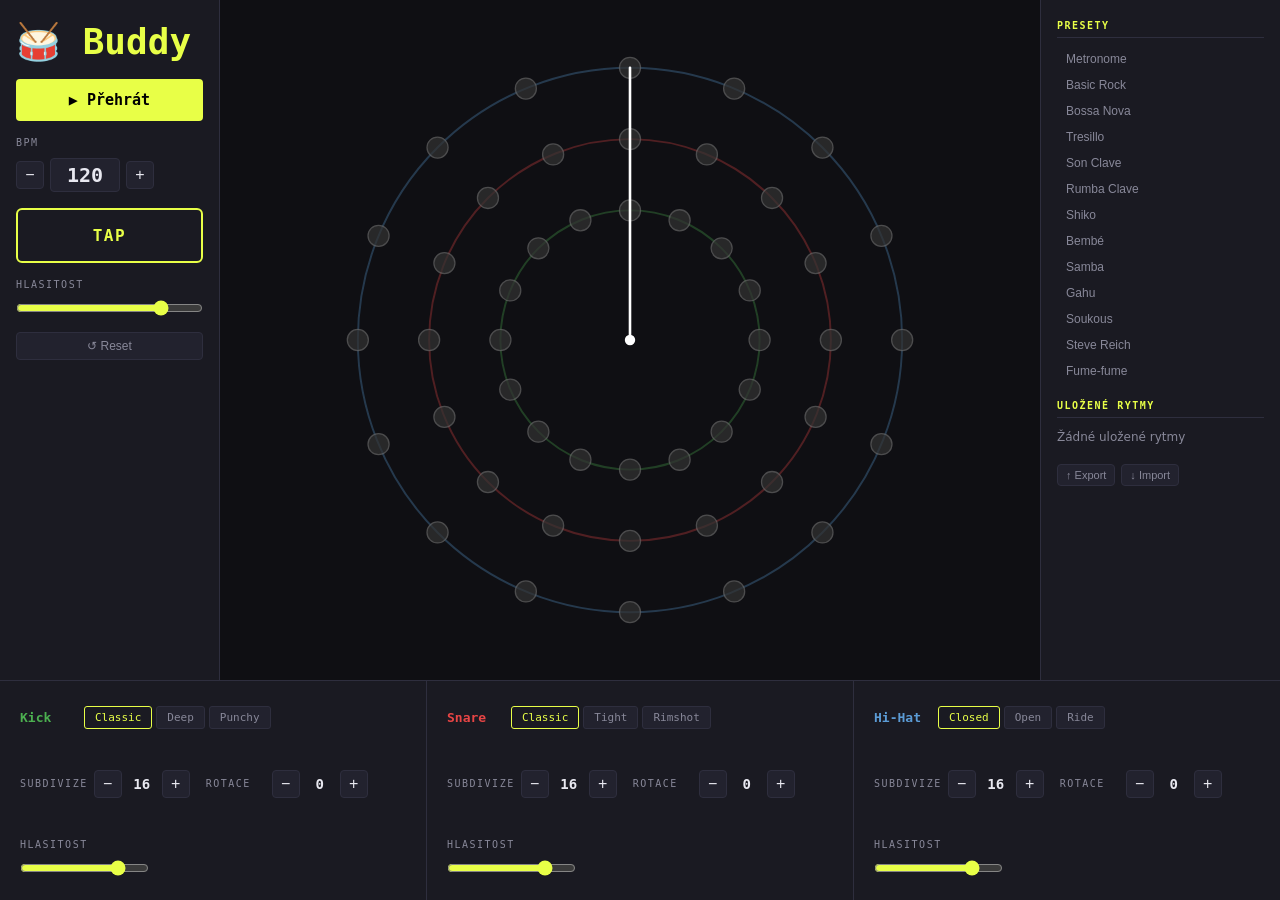
<file: index.html>
<!DOCTYPE html>
<html lang="cs">

  <head>
    <meta charset="UTF-8">
    <meta name="viewport" content="width=device-width, initial-scale=1.0">
    <title>🥁 Buddy</title>
    <link rel="stylesheet" href="style.css">
  </head>

  <body>

    <div id="app">

      <!-- THREE-COLUMN LAYOUT -->
      <div id="main-layout">

        <!-- LEFT PANEL -->
        <aside id="left-panel">
          <h1 class="app-title">🥁 <span>Buddy</span></h1>

          <button id="btn-play-stop" class="btn-primary btn-large">▶ Přehrát</button>

          <div class="control-group">
            <label class="control-label">BPM</label>
            <div class="bpm-row">
              <button id="btn-bpm-minus" class="btn-icon">−</button>
              <input id="bpm-input" type="number" min="20" max="300" value="120">
              <button id="btn-bpm-plus" class="btn-icon">+</button>
            </div>
          </div>

          <button id="btn-tap" class="btn-tap">TAP</button>

          <div class="control-group">
            <label class="control-label">Hlasitost</label>
            <input id="master-volume" type="range" min="0" max="1" step="0.01" value="0.8">
          </div>

          <button id="btn-reset" class="btn-secondary">↺ Reset</button>
        </aside>

        <!-- CENTER: SVG SEQUENCER -->
        <main id="sequencer-area">
          <svg id="sequencer-svg" viewBox="0 0 500 500" xmlns="http://www.w3.org/2000/svg" role="application"
            aria-label="Cirkulární sekvencer">

            <!-- Track circles -->
            <g id="circle-tracks">
              <circle cx="250" cy="250" r="210" class="track-circle track-hihat" />
              <circle cx="250" cy="250" r="155" class="track-circle track-snare" />
              <circle cx="250" cy="250" r="100" class="track-circle track-kick" />
            </g>

            <!-- Beat node groups (populated by JS) -->
            <g id="beats-hihat" class="beats-group"></g>
            <g id="beats-snare" class="beats-group"></g>
            <g id="beats-kick" class="beats-group"></g>

            <!-- Playhead -->
            <line id="playhead" x1="250" y1="250" x2="250" y2="40" stroke="white" stroke-width="2"
              stroke-linecap="round" />
            <circle cx="250" cy="250" r="4" fill="white" />

          </svg>
        </main>

        <!-- RIGHT PANEL -->
        <aside id="right-panel">
          <section class="panel-section">
            <h2 class="panel-heading">Presety</h2>
            <div id="presets-list"></div>
          </section>

          <section class="panel-section">
            <h2 class="panel-heading">Uložené rytmy</h2>
            <div id="saved-rhythms-list"></div>
            <div class="import-export-row">
              <button id="btn-export" class="btn-secondary btn-sm">↑ Export</button>
              <button id="btn-import" class="btn-secondary btn-sm">↓ Import</button>
              <input id="import-file" type="file" accept=".json" style="display:none">
            </div>
          </section>
        </aside>

      </div><!-- /main-layout -->

      <!-- BOTTOM PANEL: INSTRUMENT CONTROLS -->
      <div id="bottom-panel">
        <div id="instrument-tabs">
          <button id="tab-kick" class="tab-btn tab-active" data-target="panel-kick">Kick</button>
          <button id="tab-snare" class="tab-btn" data-target="panel-snare">Snare</button>
          <button id="tab-hihat" class="tab-btn" data-target="panel-hihat">Hi-Hat</button>
        </div>

        <div id="instrument-panels">

          <div id="panel-kick" class="instrument-panel panel-active" data-instrument="kick">
            <h3 class="inst-name inst-kick">Kick</h3>
            <div class="sound-selector">
              <button id="kick-sound-0" class="btn-sound sound-active" data-index="0">Classic</button>
              <button id="kick-sound-1" class="btn-sound" data-index="1">Deep</button>
              <button id="kick-sound-2" class="btn-sound" data-index="2">Punchy</button>
            </div>
            <div class="subdiv-row">
              <span class="control-label">Subdivize</span>
              <button id="kick-subs-minus" class="btn-icon">−</button>
              <span id="kick-subs-display" class="num-display">16</span>
              <button id="kick-subs-plus" class="btn-icon">+</button>
            </div>
            <div class="subdiv-row">
              <span class="control-label">Rotace</span>
              <button id="kick-rot-minus" class="btn-icon">−</button>
              <span id="kick-rot-display" class="num-display">0</span>
              <button id="kick-rot-plus" class="btn-icon">+</button>
            </div>
            <div class="control-group">
              <label class="control-label">Hlasitost</label>
              <input id="kick-volume" type="range" min="0" max="1" step="0.01" value="0.8">
            </div>
          </div>

          <div id="panel-snare" class="instrument-panel" data-instrument="snare">
            <h3 class="inst-name inst-snare">Snare</h3>
            <div class="sound-selector">
              <button id="snare-sound-0" class="btn-sound sound-active" data-index="0">Classic</button>
              <button id="snare-sound-1" class="btn-sound" data-index="1">Tight</button>
              <button id="snare-sound-2" class="btn-sound" data-index="2">Rimshot</button>
            </div>
            <div class="subdiv-row">
              <span class="control-label">Subdivize</span>
              <button id="snare-subs-minus" class="btn-icon">−</button>
              <span id="snare-subs-display" class="num-display">16</span>
              <button id="snare-subs-plus" class="btn-icon">+</button>
            </div>
            <div class="subdiv-row">
              <span class="control-label">Rotace</span>
              <button id="snare-rot-minus" class="btn-icon">−</button>
              <span id="snare-rot-display" class="num-display">0</span>
              <button id="snare-rot-plus" class="btn-icon">+</button>
            </div>
            <div class="control-group">
              <label class="control-label">Hlasitost</label>
              <input id="snare-volume" type="range" min="0" max="1" step="0.01" value="0.8">
            </div>
          </div>

          <div id="panel-hihat" class="instrument-panel" data-instrument="hihat">
            <h3 class="inst-name inst-hihat">Hi-Hat</h3>
            <div class="sound-selector">
              <button id="hihat-sound-0" class="btn-sound sound-active" data-index="0">Closed</button>
              <button id="hihat-sound-1" class="btn-sound" data-index="1">Open</button>
              <button id="hihat-sound-2" class="btn-sound" data-index="2">Ride</button>
            </div>
            <div class="subdiv-row">
              <span class="control-label">Subdivize</span>
              <button id="hihat-subs-minus" class="btn-icon">−</button>
              <span id="hihat-subs-display" class="num-display">16</span>
              <button id="hihat-subs-plus" class="btn-icon">+</button>
            </div>
            <div class="subdiv-row">
              <span class="control-label">Rotace</span>
              <button id="hihat-rot-minus" class="btn-icon">−</button>
              <span id="hihat-rot-display" class="num-display">0</span>
              <button id="hihat-rot-plus" class="btn-icon">+</button>
            </div>
            <div class="control-group">
              <label class="control-label">Hlasitost</label>
              <input id="hihat-volume" type="range" min="0" max="1" step="0.01" value="0.8">
            </div>
          </div>

        </div><!-- /instrument-panels -->
      </div><!-- /bottom-panel -->

    </div><!-- /app -->

    <!-- TOAST CONTAINER -->
    <div id="toast-container" aria-live="polite"></div>

    <!-- SAVE MODAL -->
    <div id="save-modal" class="modal" role="dialog" aria-modal="true" aria-label="Uložit rytmus" hidden>
      <div class="modal-box">
        <h2 class="modal-title">Uložit rytmus</h2>
        <input id="save-modal-name" type="text" placeholder="Název rytmu" autocomplete="off">
        <div class="modal-actions">
          <button id="save-modal-cancel" class="btn-secondary">Zrušit</button>
          <button id="save-modal-confirm" class="btn-primary">Uložit</button>
        </div>
      </div>
    </div>

    <!-- CONFIRM MODAL -->
    <div id="confirm-modal" class="modal" role="dialog" aria-modal="true" hidden>
      <div class="modal-box">
        <p id="confirm-modal-message"></p>
        <div class="modal-actions">
          <button id="confirm-modal-cancel" class="btn-secondary">Zrušit</button>
          <button id="confirm-modal-ok" class="btn-danger">Potvrdit</button>
        </div>
      </div>
    </div>

    <script src="app.js"></script>
  </body>

</html>
</file>
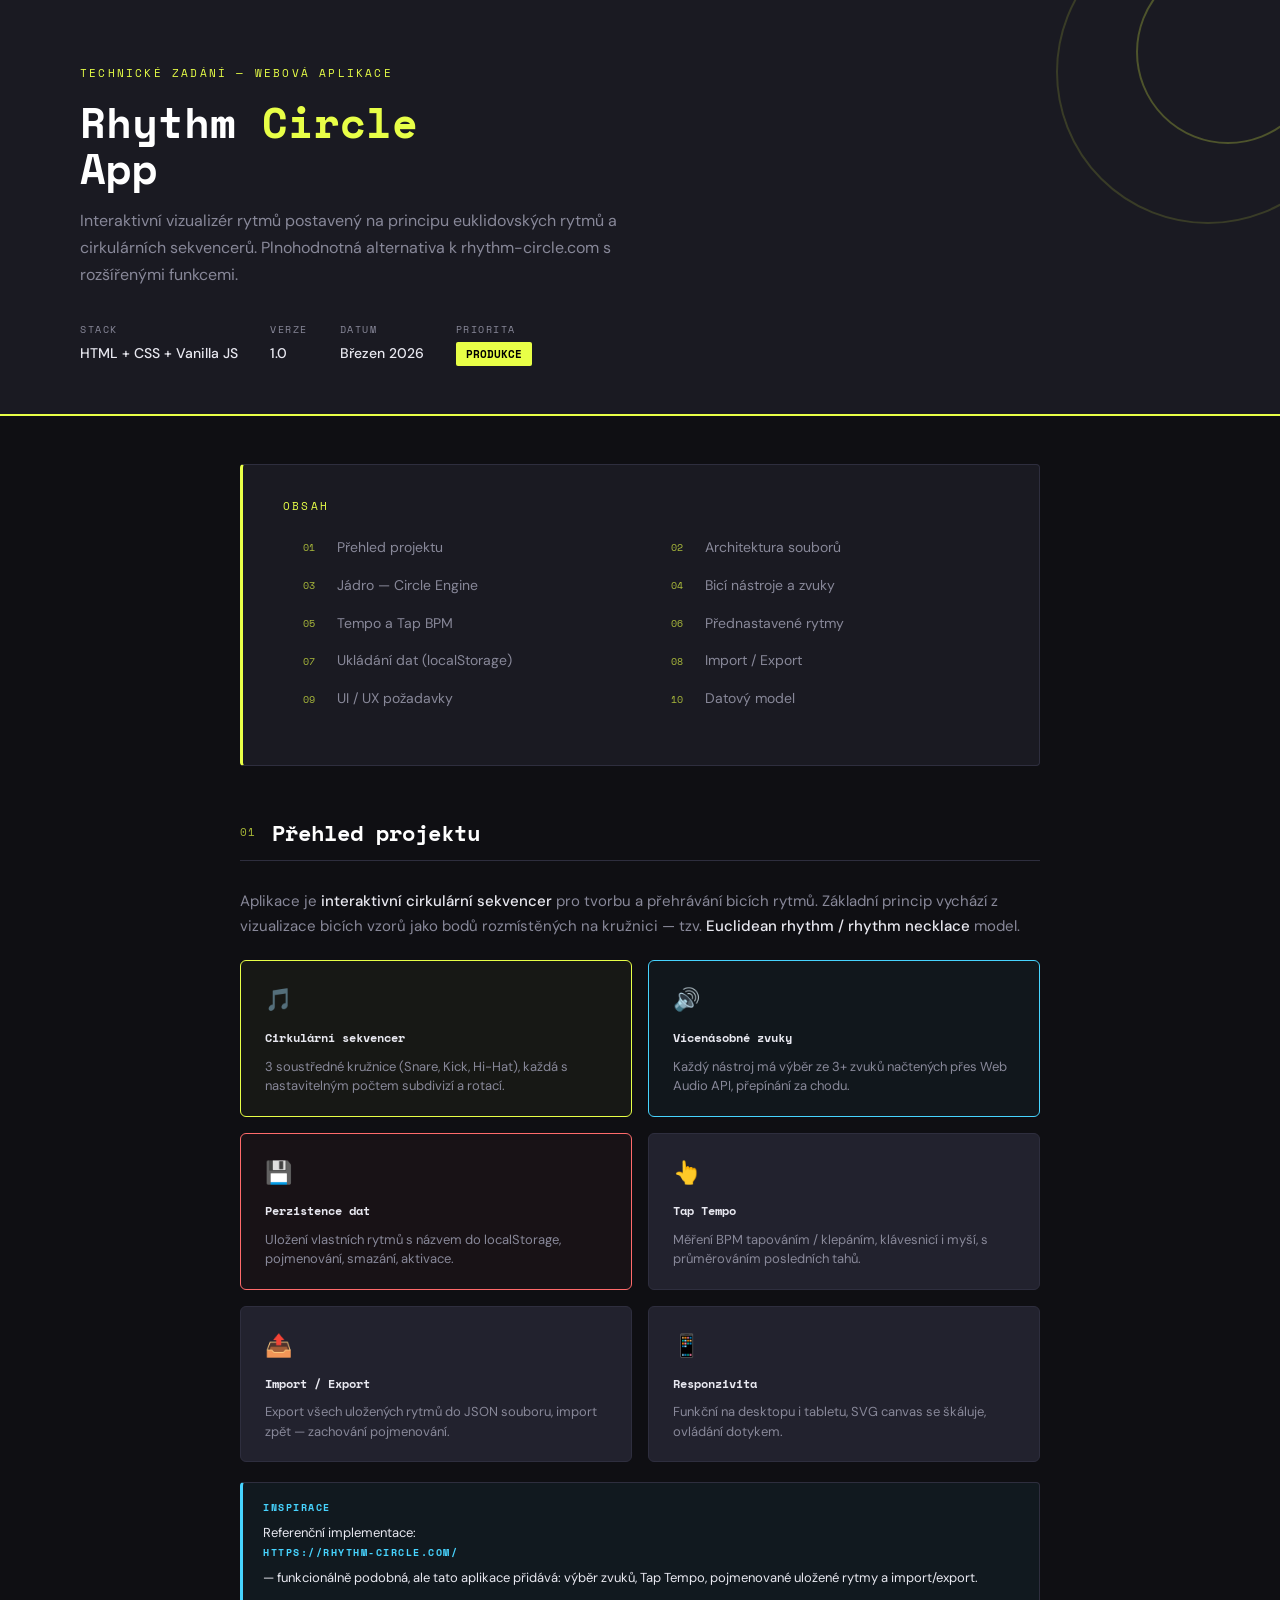
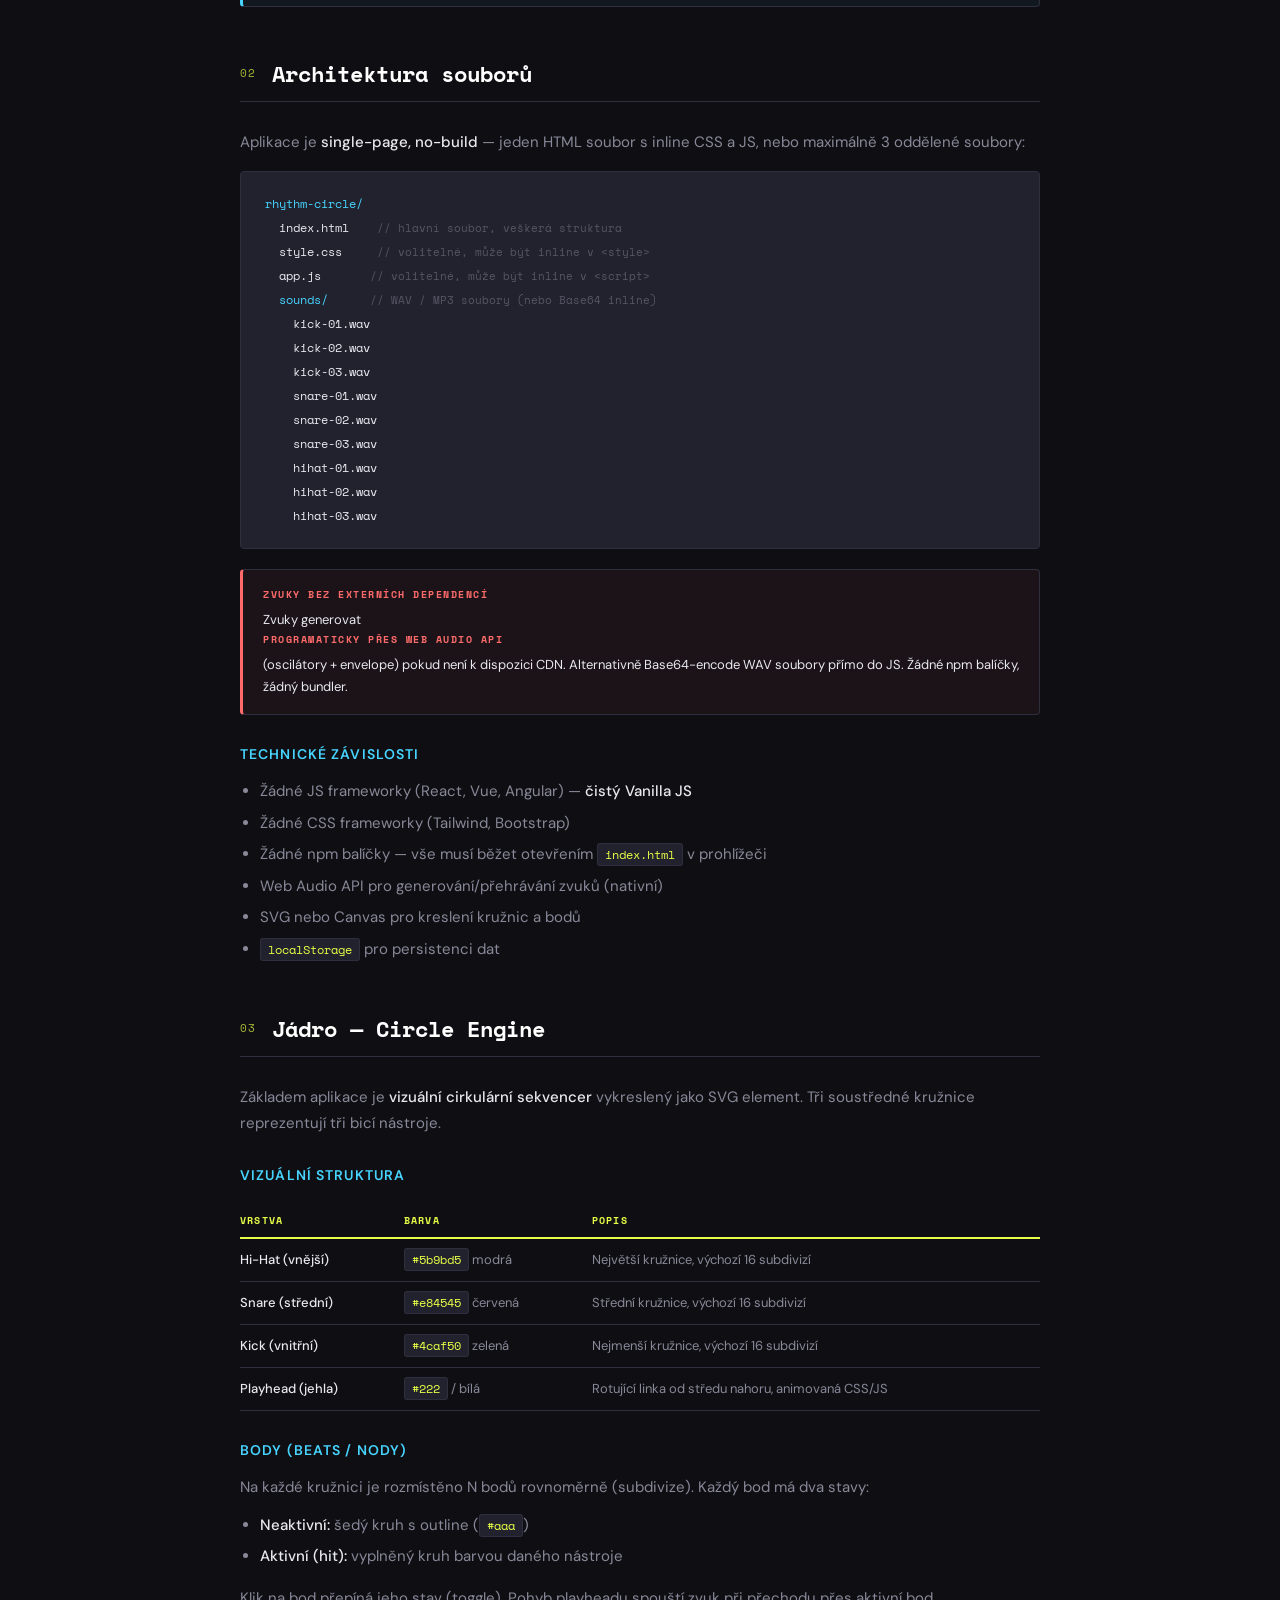
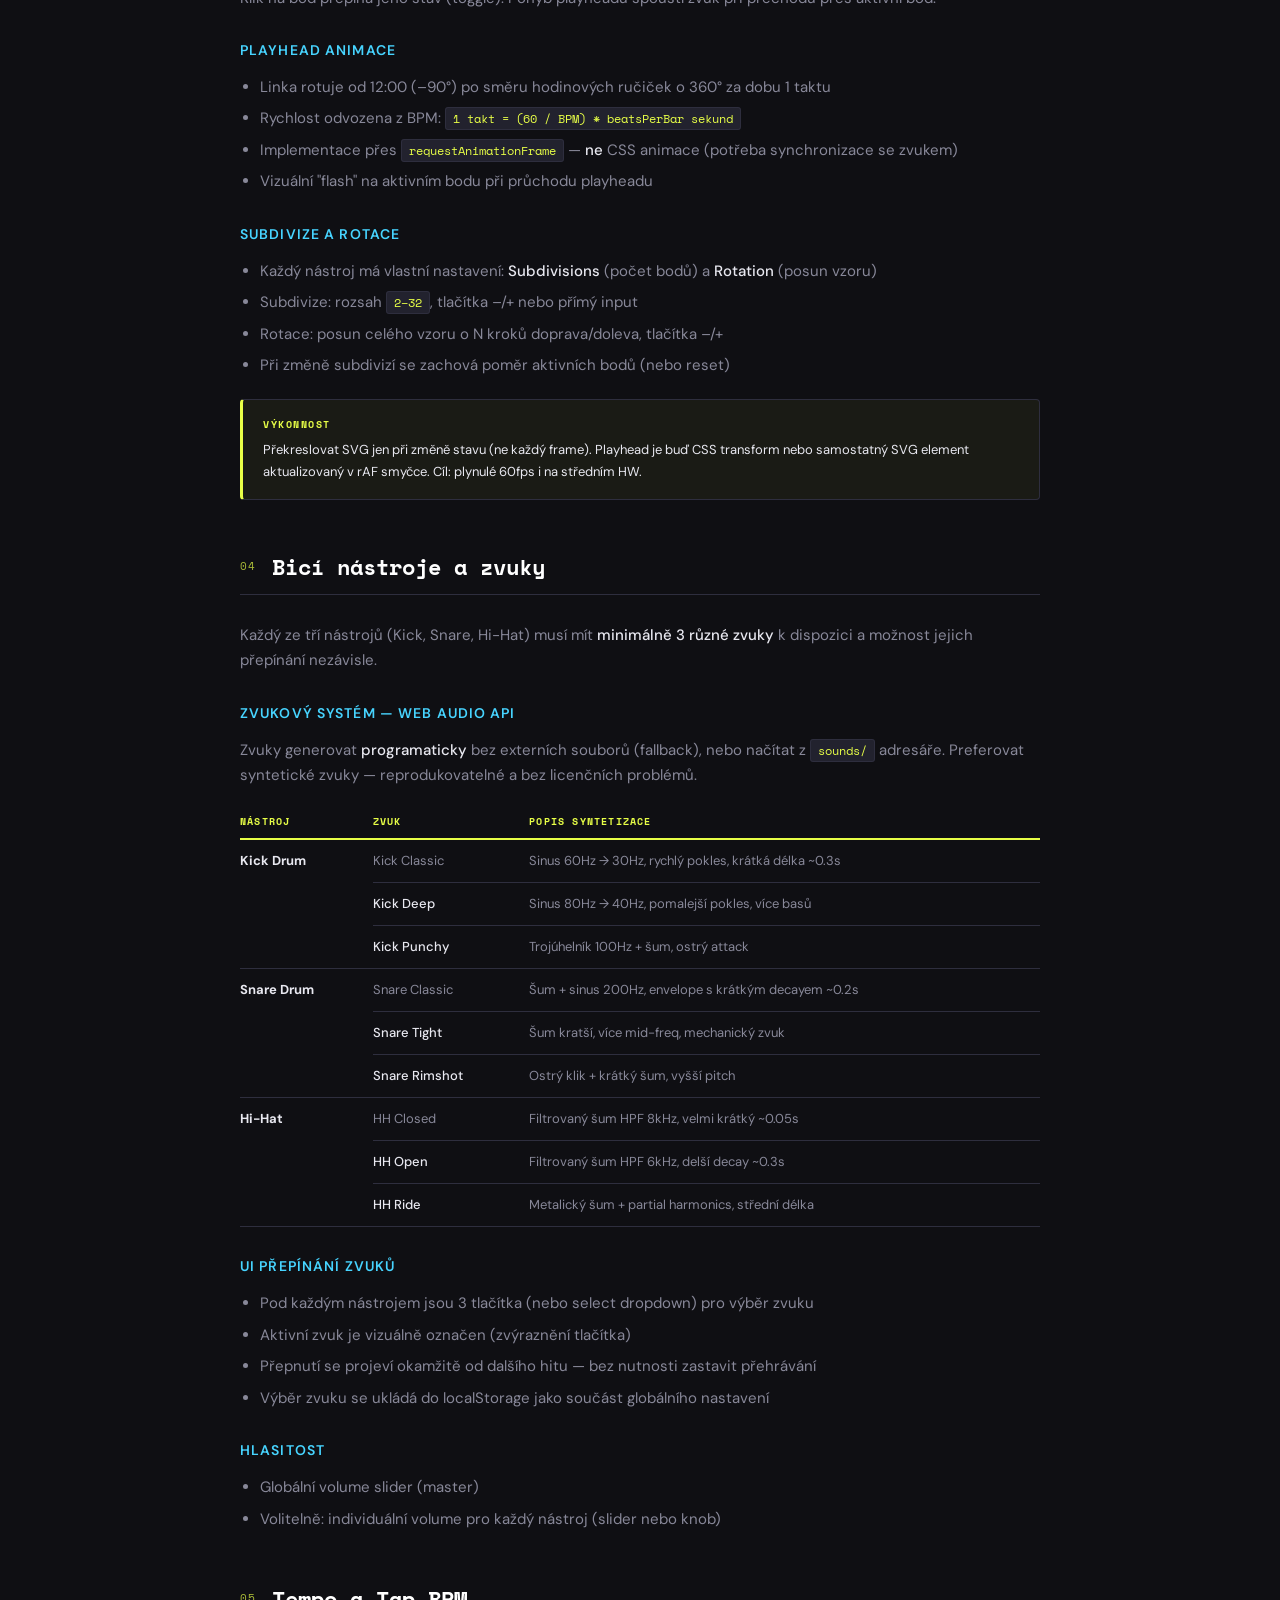
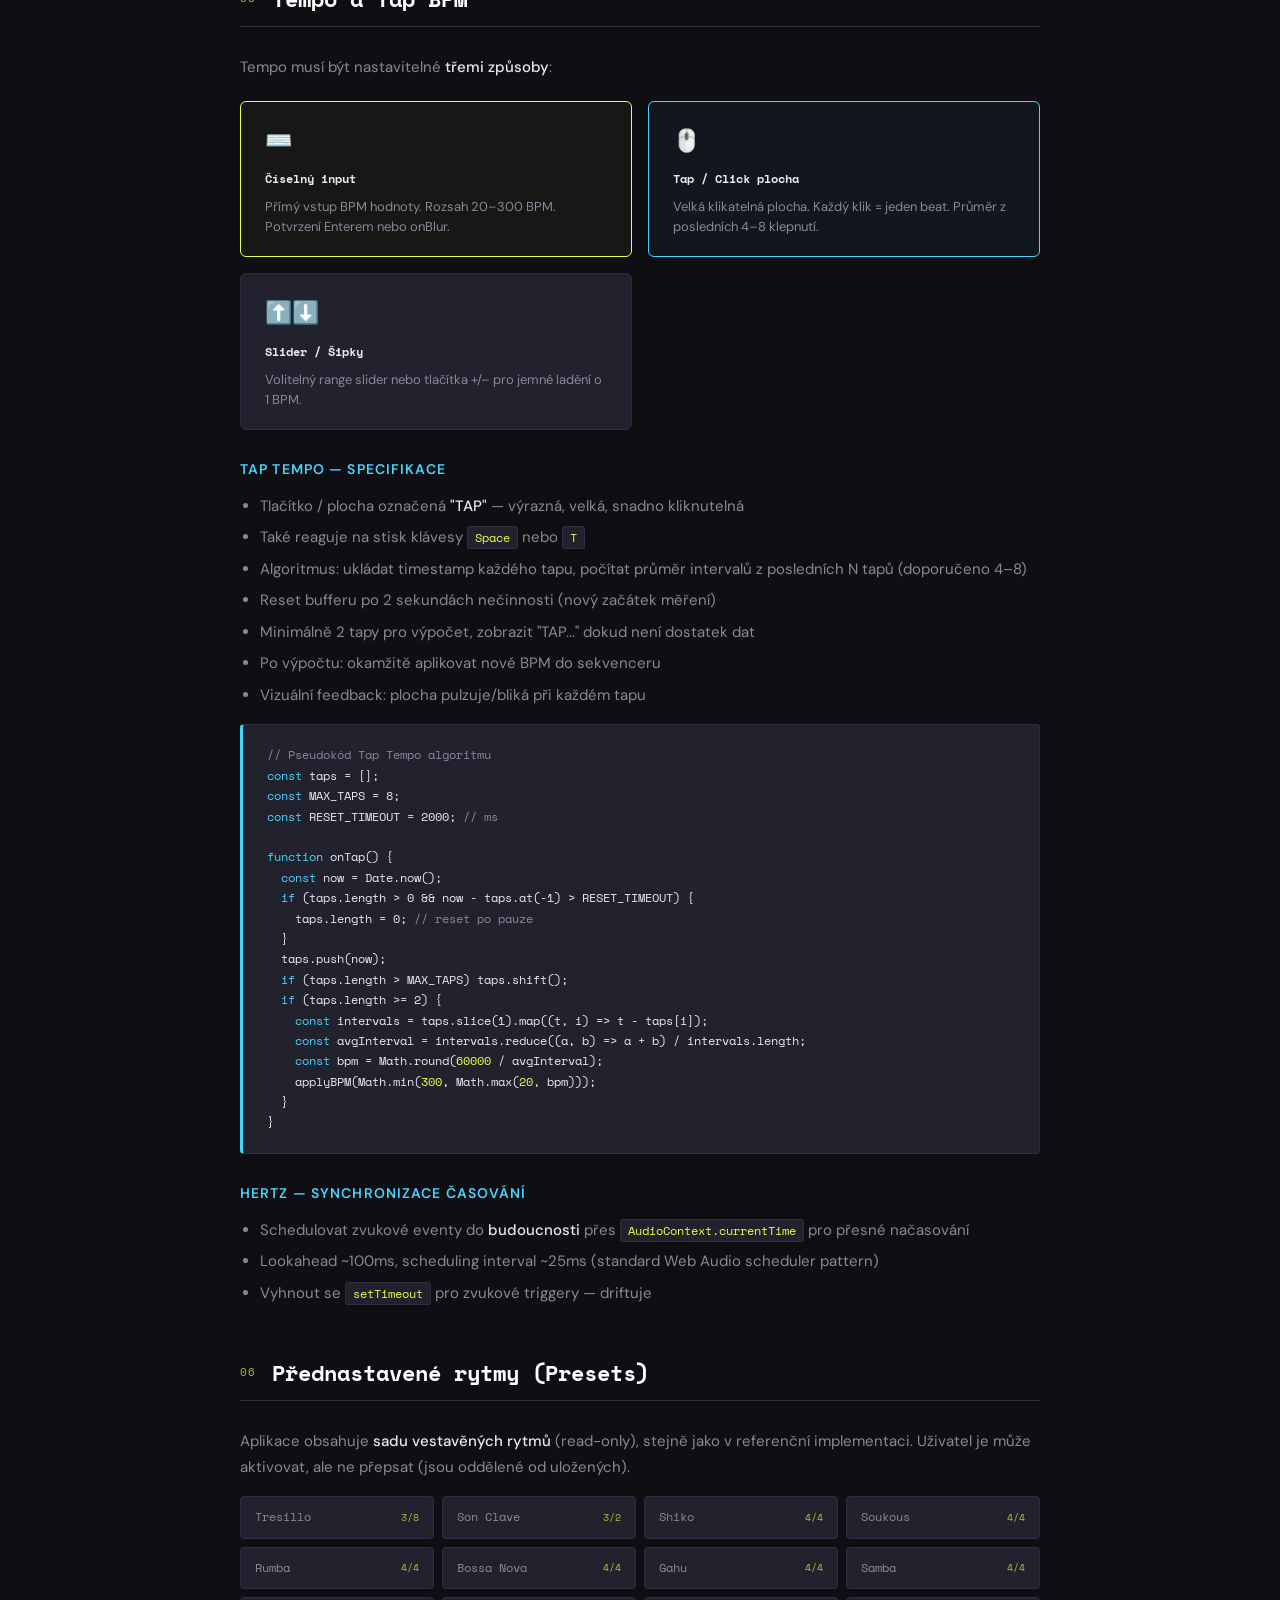
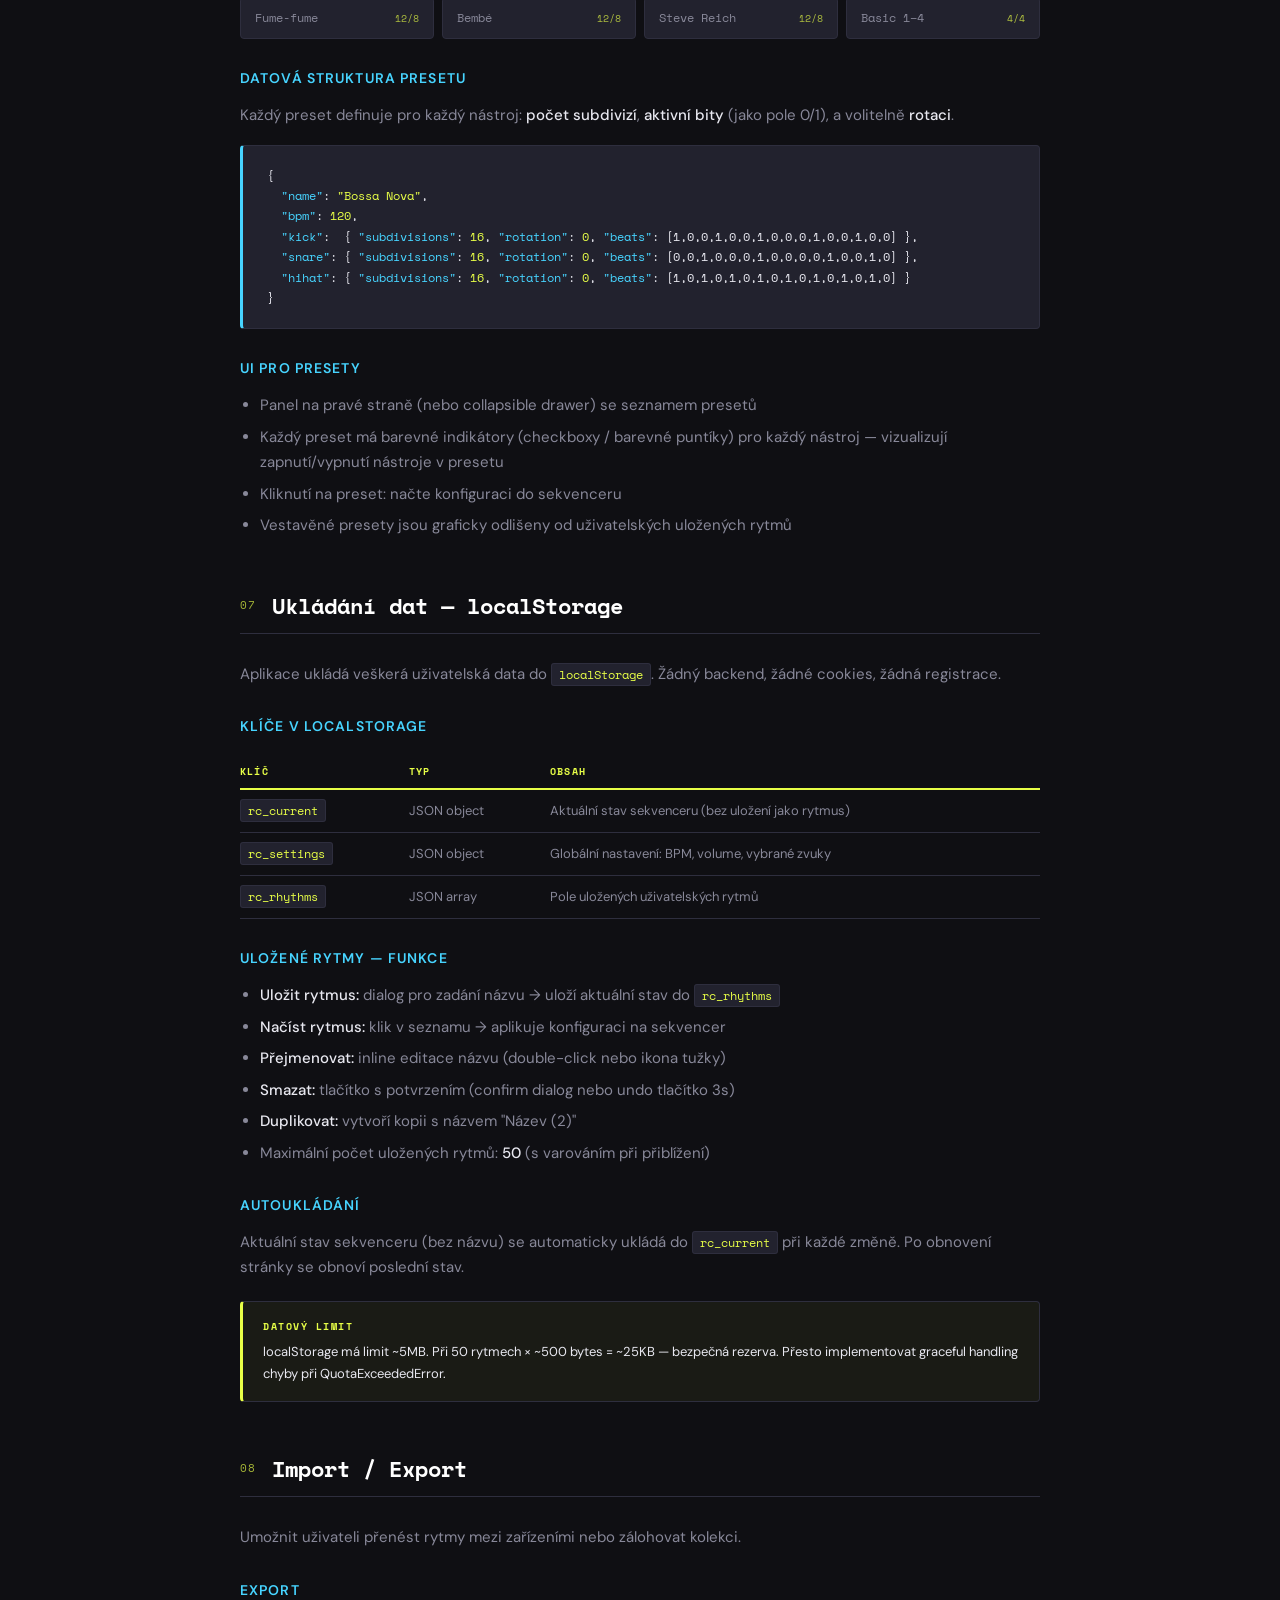
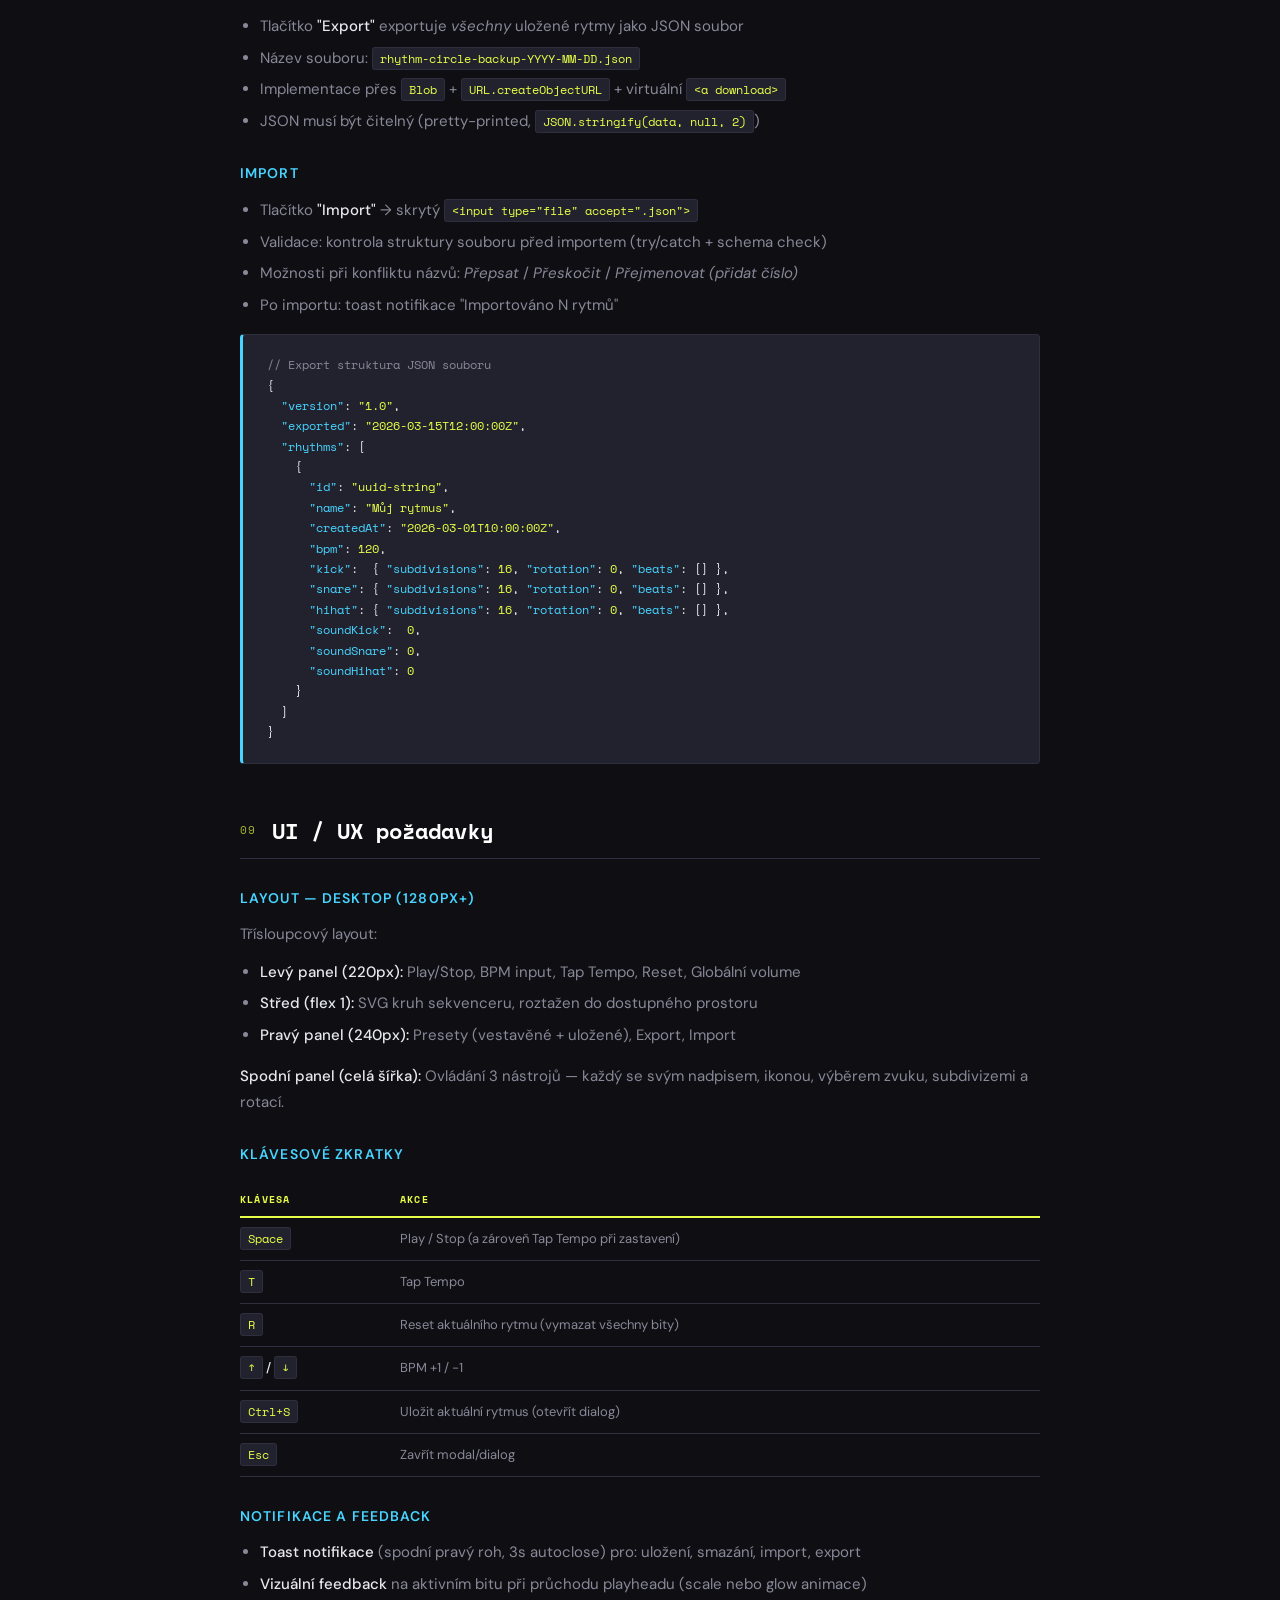
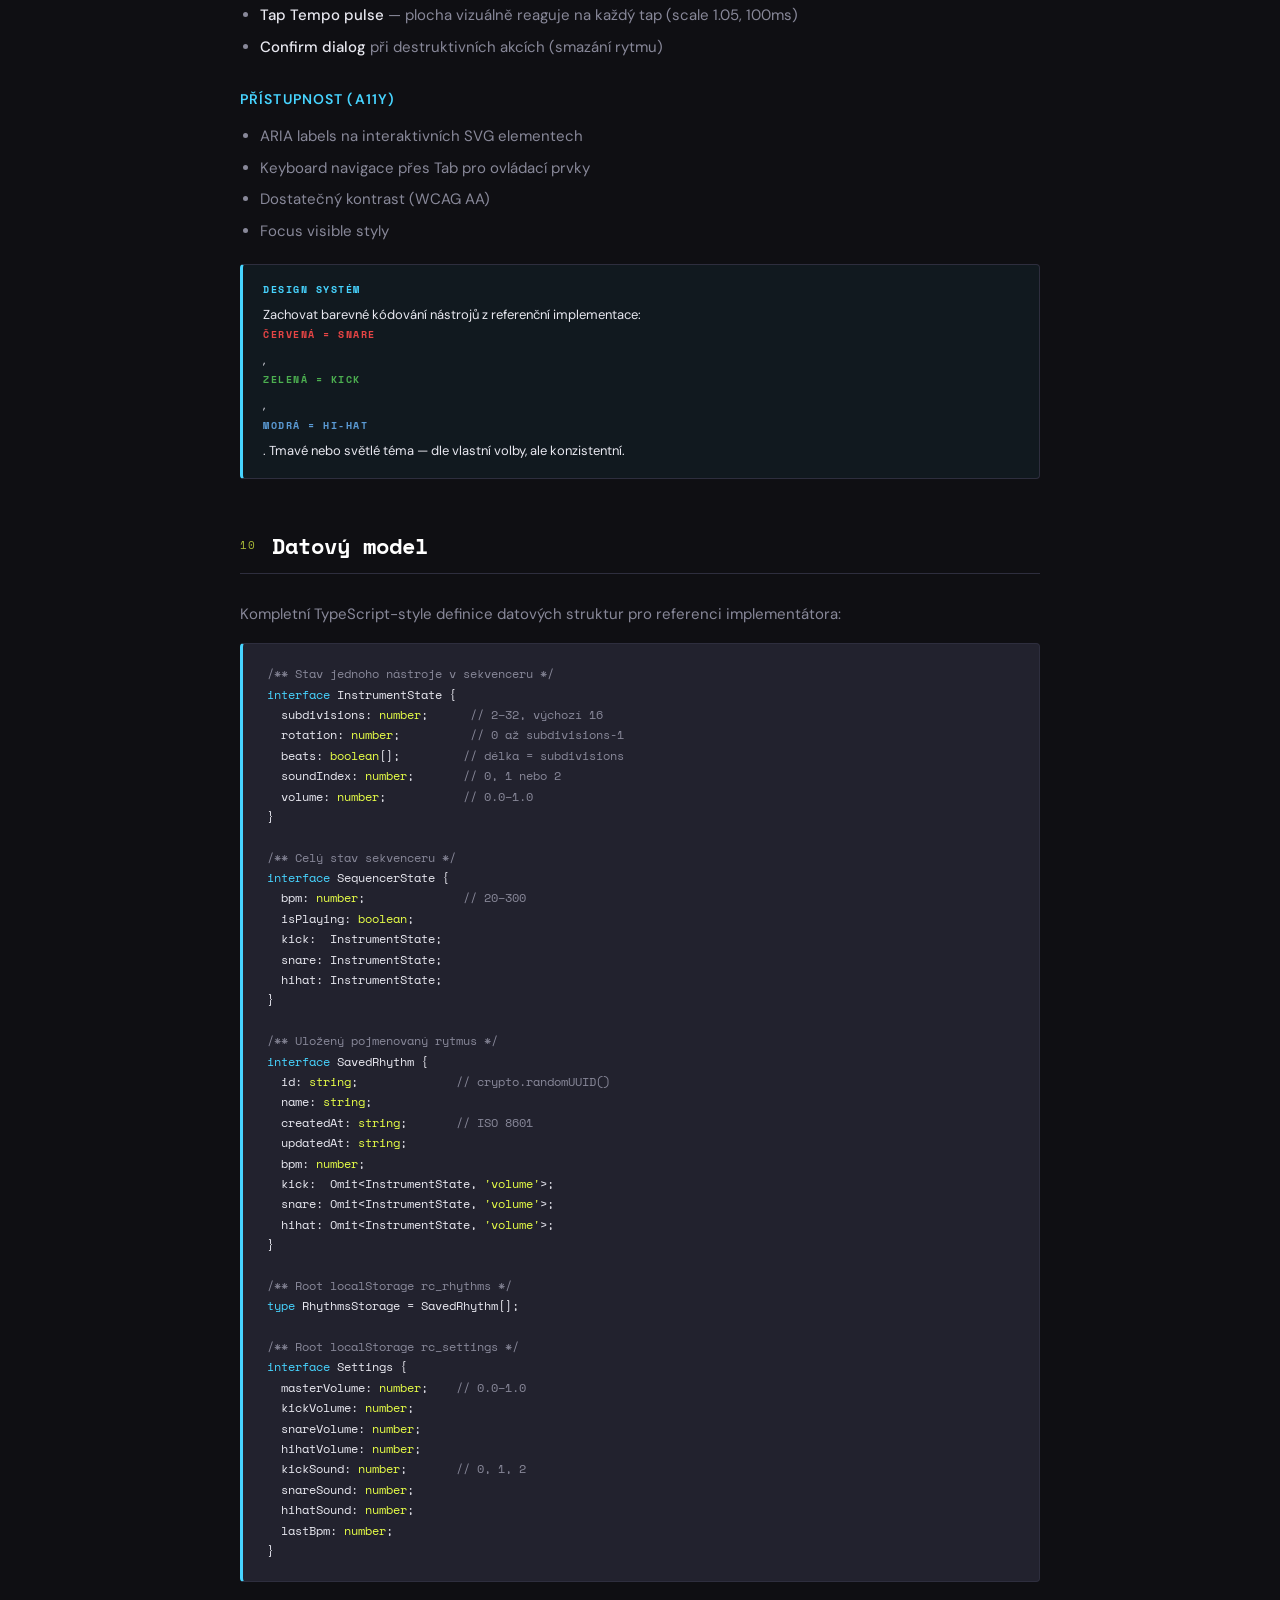
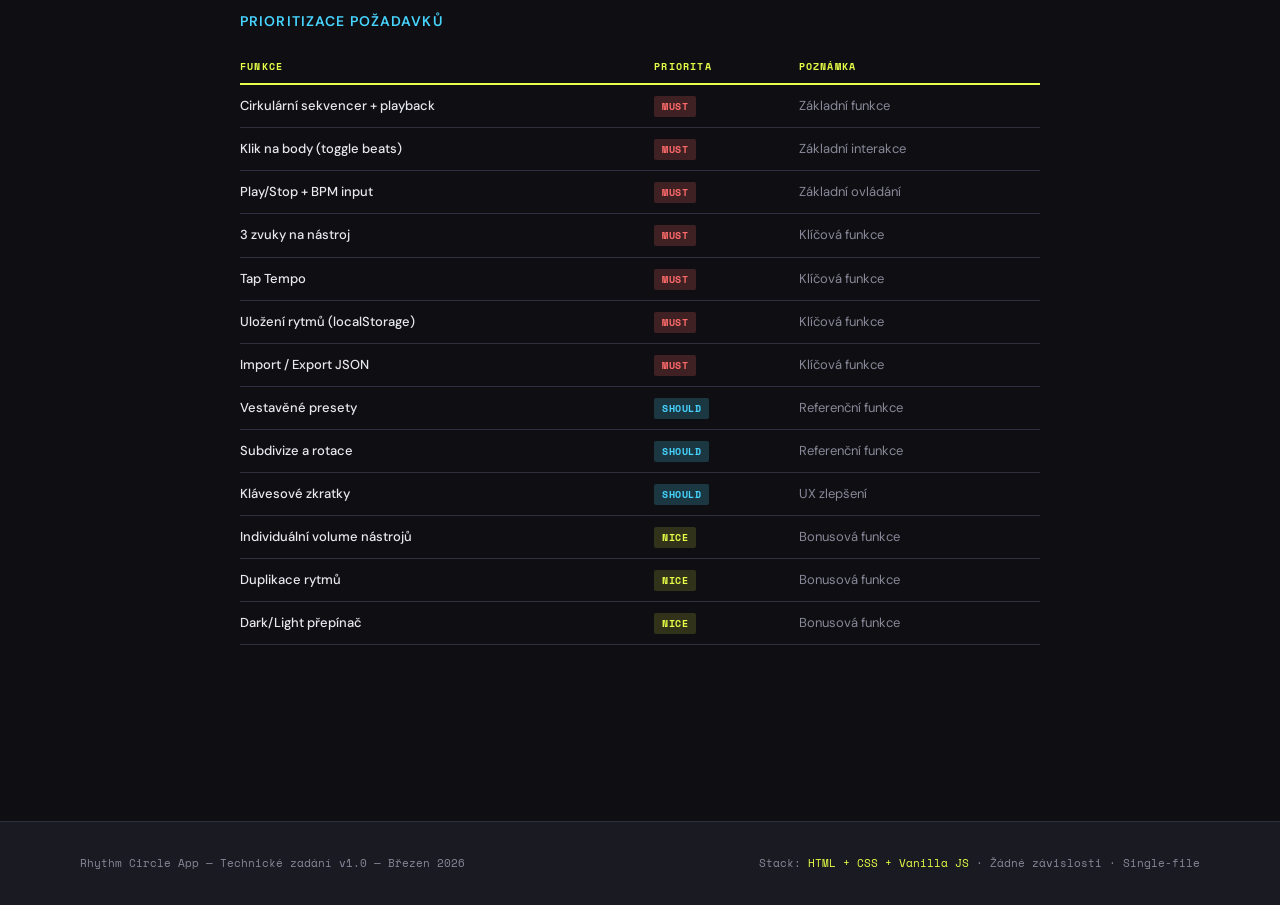
<file: rhythm-circle-zadani.html>
<!DOCTYPE html>
<html lang="cs">
<head>
<meta charset="UTF-8">
<meta name="viewport" content="width=device-width, initial-scale=1.0">
<title>Zadání: Rhythm Circle App</title>
<style>
  @import url('https://fonts.googleapis.com/css2?family=Space+Mono:wght@400;700&family=DM+Sans:wght@300;400;500;600&display=swap');

  :root {
    --bg: #0f0f13;
    --surface: #1a1a22;
    --surface2: #22222e;
    --border: #2e2e3e;
    --accent: #e8ff47;
    --accent2: #ff6b6b;
    --accent3: #47d4ff;
    --text: #e8e8f0;
    --text-muted: #888899;
    --mono: 'Space Mono', monospace;
    --sans: 'DM Sans', sans-serif;
  }

  * { box-sizing: border-box; margin: 0; padding: 0; }

  body {
    background: var(--bg);
    color: var(--text);
    font-family: var(--sans);
    font-size: 15px;
    line-height: 1.7;
    padding: 0;
  }

  .cover {
    background: var(--surface);
    border-bottom: 2px solid var(--accent);
    padding: 64px 80px 48px;
    position: relative;
    overflow: hidden;
  }
  .cover::before {
    content: '';
    position: absolute;
    top: -80px; right: -80px;
    width: 300px; height: 300px;
    border-radius: 50%;
    border: 2px solid var(--accent);
    opacity: 0.15;
  }
  .cover::after {
    content: '';
    position: absolute;
    top: -40px; right: -40px;
    width: 180px; height: 180px;
    border-radius: 50%;
    border: 2px solid var(--accent);
    opacity: 0.25;
  }
  .cover-tag {
    font-family: var(--mono);
    font-size: 11px;
    letter-spacing: 0.2em;
    color: var(--accent);
    text-transform: uppercase;
    margin-bottom: 16px;
  }
  .cover h1 {
    font-family: var(--mono);
    font-size: 42px;
    font-weight: 700;
    line-height: 1.1;
    margin-bottom: 16px;
    color: #fff;
  }
  .cover h1 span { color: var(--accent); }
  .cover-sub {
    font-size: 16px;
    color: var(--text-muted);
    max-width: 600px;
    margin-bottom: 32px;
  }
  .meta-grid {
    display: flex;
    gap: 32px;
    flex-wrap: wrap;
  }
  .meta-item {
    display: flex;
    flex-direction: column;
    gap: 4px;
  }
  .meta-label {
    font-family: var(--mono);
    font-size: 10px;
    letter-spacing: 0.15em;
    color: var(--text-muted);
    text-transform: uppercase;
  }
  .meta-value {
    font-size: 14px;
    font-weight: 500;
    color: var(--text);
  }
  .meta-badge {
    display: inline-block;
    background: var(--accent);
    color: #000;
    font-family: var(--mono);
    font-size: 11px;
    font-weight: 700;
    padding: 3px 10px;
    border-radius: 2px;
  }

  .container {
    max-width: 960px;
    margin: 0 auto;
    padding: 0 80px 80px;
  }

  .toc {
    background: var(--surface);
    border: 1px solid var(--border);
    border-left: 3px solid var(--accent);
    border-radius: 4px;
    padding: 32px 40px;
    margin: 48px 0;
  }
  .toc-title {
    font-family: var(--mono);
    font-size: 11px;
    letter-spacing: 0.2em;
    color: var(--accent);
    text-transform: uppercase;
    margin-bottom: 20px;
  }
  .toc ol {
    list-style: none;
    display: grid;
    grid-template-columns: 1fr 1fr;
    gap: 8px 40px;
    counter-reset: toc;
  }
  .toc ol li {
    counter-increment: toc;
    font-size: 14px;
    color: var(--text-muted);
    display: flex;
    align-items: center;
    gap: 10px;
  }
  .toc ol li::before {
    content: counter(toc, decimal-leading-zero);
    font-family: var(--mono);
    font-size: 10px;
    color: var(--accent);
    opacity: 0.7;
    min-width: 24px;
  }
  .toc ol li a {
    color: var(--text-muted);
    text-decoration: none;
    transition: color 0.2s;
  }
  .toc ol li a:hover { color: var(--accent); }

  section {
    margin-top: 56px;
  }

  .section-header {
    display: flex;
    align-items: flex-end;
    gap: 16px;
    margin-bottom: 28px;
    padding-bottom: 16px;
    border-bottom: 1px solid var(--border);
  }
  .section-num {
    font-family: var(--mono);
    font-size: 11px;
    color: var(--accent);
    opacity: 0.7;
    letter-spacing: 0.1em;
    padding-bottom: 2px;
  }
  .section-title {
    font-family: var(--mono);
    font-size: 22px;
    font-weight: 700;
    color: #fff;
    line-height: 1;
  }

  h3 {
    font-family: var(--sans);
    font-size: 14px;
    font-weight: 600;
    color: var(--accent3);
    text-transform: uppercase;
    letter-spacing: 0.08em;
    margin: 28px 0 12px;
  }

  p { color: var(--text-muted); margin-bottom: 12px; }
  p strong { color: var(--text); font-weight: 500; }

  ul, ol {
    padding-left: 20px;
    color: var(--text-muted);
    margin-bottom: 16px;
  }
  li { margin-bottom: 6px; }
  li strong { color: var(--text); font-weight: 500; }

  .card-grid {
    display: grid;
    grid-template-columns: repeat(auto-fill, minmax(260px, 1fr));
    gap: 16px;
    margin: 20px 0;
  }
  .card {
    background: var(--surface2);
    border: 1px solid var(--border);
    border-radius: 6px;
    padding: 20px 24px;
  }
  .card-icon {
    font-size: 22px;
    margin-bottom: 10px;
  }
  .card-title {
    font-family: var(--mono);
    font-size: 12px;
    font-weight: 700;
    color: var(--text);
    margin-bottom: 8px;
  }
  .card-desc {
    font-size: 13px;
    color: var(--text-muted);
    line-height: 1.5;
  }
  .card.accent { border-color: var(--accent); background: rgba(232,255,71,0.04); }
  .card.blue { border-color: var(--accent3); background: rgba(71,212,255,0.04); }
  .card.red { border-color: var(--accent2); background: rgba(255,107,107,0.04); }

  .feature-table {
    width: 100%;
    border-collapse: collapse;
    margin: 16px 0;
    font-size: 13px;
  }
  .feature-table thead tr {
    border-bottom: 2px solid var(--accent);
  }
  .feature-table th {
    font-family: var(--mono);
    font-size: 10px;
    letter-spacing: 0.12em;
    color: var(--accent);
    text-transform: uppercase;
    text-align: left;
    padding: 8px 16px 8px 0;
  }
  .feature-table td {
    padding: 10px 16px 10px 0;
    color: var(--text-muted);
    border-bottom: 1px solid var(--border);
    vertical-align: top;
  }
  .feature-table td:first-child {
    color: var(--text);
    font-weight: 500;
    white-space: nowrap;
  }
  .badge {
    display: inline-block;
    font-family: var(--mono);
    font-size: 10px;
    letter-spacing: 0.05em;
    padding: 2px 8px;
    border-radius: 2px;
    font-weight: 700;
  }
  .badge-must { background: rgba(255,107,107,0.2); color: var(--accent2); }
  .badge-should { background: rgba(71,212,255,0.2); color: var(--accent3); }
  .badge-nice { background: rgba(232,255,71,0.15); color: var(--accent); }

  code {
    font-family: var(--mono);
    font-size: 12px;
    background: var(--surface2);
    border: 1px solid var(--border);
    padding: 2px 7px;
    border-radius: 3px;
    color: var(--accent);
  }

  pre {
    background: var(--surface2);
    border: 1px solid var(--border);
    border-left: 3px solid var(--accent3);
    border-radius: 4px;
    padding: 20px 24px;
    font-family: var(--mono);
    font-size: 12px;
    line-height: 1.7;
    color: var(--text);
    overflow-x: auto;
    margin: 16px 0;
  }
  pre .comment { color: var(--text-muted); }
  pre .key { color: var(--accent3); }
  pre .val { color: var(--accent); }

  .callout {
    border: 1px solid var(--border);
    border-left: 3px solid var(--accent);
    background: rgba(232,255,71,0.05);
    border-radius: 4px;
    padding: 16px 20px;
    margin: 20px 0;
    font-size: 13px;
    color: var(--text);
  }
  .callout.info {
    border-left-color: var(--accent3);
    background: rgba(71,212,255,0.05);
  }
  .callout.warn {
    border-left-color: var(--accent2);
    background: rgba(255,107,107,0.05);
  }
  .callout strong {
    font-family: var(--mono);
    font-size: 10px;
    letter-spacing: 0.15em;
    text-transform: uppercase;
    display: block;
    margin-bottom: 6px;
    color: var(--accent);
  }
  .callout.info strong { color: var(--accent3); }
  .callout.warn strong { color: var(--accent2); }

  .rhythm-list {
    display: grid;
    grid-template-columns: repeat(auto-fill, minmax(180px, 1fr));
    gap: 8px;
    margin: 16px 0;
  }
  .rhythm-item {
    background: var(--surface2);
    border: 1px solid var(--border);
    border-radius: 4px;
    padding: 10px 14px;
    font-family: var(--mono);
    font-size: 12px;
    color: var(--text-muted);
    display: flex;
    justify-content: space-between;
    align-items: center;
  }
  .rhythm-item span {
    font-size: 10px;
    color: var(--accent);
    opacity: 0.7;
  }

  .structure-tree {
    font-family: var(--mono);
    font-size: 12px;
    line-height: 2;
    padding: 20px 24px;
    background: var(--surface2);
    border: 1px solid var(--border);
    border-radius: 4px;
    color: var(--text-muted);
    margin: 16px 0;
  }
  .structure-tree .dir { color: var(--accent3); }
  .structure-tree .file { color: var(--text); }
  .structure-tree .comment { color: var(--text-muted); opacity: 0.5; font-size: 11px; }

  footer {
    margin-top: 80px;
    padding: 32px 80px;
    background: var(--surface);
    border-top: 1px solid var(--border);
    font-family: var(--mono);
    font-size: 11px;
    color: var(--text-muted);
    display: flex;
    justify-content: space-between;
    align-items: center;
  }
  footer span { color: var(--accent); }

  @media print {
    body { background: #fff; color: #000; }
    .cover { background: #f5f5f5; border-color: #333; }
  }
</style>
</head>
<body>

<div class="cover">
  <div class="cover-tag">Technické zadání — webová aplikace</div>
  <h1>Rhythm <span>Circle</span><br>App</h1>
  <p class="cover-sub">Interaktivní vizualizér rytmů postavený na principu euklidovských rytmů a cirkulárních sekvencerů. Plnohodnotná alternativa k rhythm-circle.com s rozšířenými funkcemi.</p>
  <div class="meta-grid">
    <div class="meta-item">
      <div class="meta-label">Stack</div>
      <div class="meta-value">HTML + CSS + Vanilla JS</div>
    </div>
    <div class="meta-item">
      <div class="meta-label">Verze</div>
      <div class="meta-value">1.0</div>
    </div>
    <div class="meta-item">
      <div class="meta-label">Datum</div>
      <div class="meta-value">Březen 2026</div>
    </div>
    <div class="meta-item">
      <div class="meta-label">Priorita</div>
      <div class="meta-badge">PRODUKCE</div>
    </div>
  </div>
</div>

<div class="container">

  <div class="toc">
    <div class="toc-title">Obsah</div>
    <ol>
      <li><a href="#overview">Přehled projektu</a></li>
      <li><a href="#architecture">Architektura souborů</a></li>
      <li><a href="#core">Jádro — Circle Engine</a></li>
      <li><a href="#drums">Bicí nástroje a zvuky</a></li>
      <li><a href="#tempo">Tempo a Tap BPM</a></li>
      <li><a href="#presets">Přednastavené rytmy</a></li>
      <li><a href="#storage">Ukládání dat (localStorage)</a></li>
      <li><a href="#import-export">Import / Export</a></li>
      <li><a href="#ui">UI / UX požadavky</a></li>
      <li><a href="#data-model">Datový model</a></li>
    </ol>
  </div>

  <!-- SECTION 1 -->
  <section id="overview">
    <div class="section-header">
      <div class="section-num">01</div>
      <div class="section-title">Přehled projektu</div>
    </div>

    <p>Aplikace je <strong>interaktivní cirkulární sekvencer</strong> pro tvorbu a přehrávání bicích rytmů. Základní princip vychází z vizualizace bicích vzorů jako bodů rozmístěných na kružnici — tzv. <strong>Euclidean rhythm / rhythm necklace</strong> model.</p>

    <div class="card-grid">
      <div class="card accent">
        <div class="card-icon">🎵</div>
        <div class="card-title">Cirkulární sekvencer</div>
        <div class="card-desc">3 soustředné kružnice (Snare, Kick, Hi-Hat), každá s nastavitelným počtem subdivizí a rotací.</div>
      </div>
      <div class="card blue">
        <div class="card-icon">🔊</div>
        <div class="card-title">Vícenásobné zvuky</div>
        <div class="card-desc">Každý nástroj má výběr ze 3+ zvuků načtených přes Web Audio API, přepínání za chodu.</div>
      </div>
      <div class="card red">
        <div class="card-icon">💾</div>
        <div class="card-title">Perzistence dat</div>
        <div class="card-desc">Uložení vlastních rytmů s názvem do localStorage, pojmenování, smazání, aktivace.</div>
      </div>
      <div class="card">
        <div class="card-icon">👆</div>
        <div class="card-title">Tap Tempo</div>
        <div class="card-desc">Měření BPM tapováním / klepáním, klávesnicí i myší, s průměrováním posledních tahů.</div>
      </div>
      <div class="card">
        <div class="card-icon">📤</div>
        <div class="card-title">Import / Export</div>
        <div class="card-desc">Export všech uložených rytmů do JSON souboru, import zpět — zachování pojmenování.</div>
      </div>
      <div class="card">
        <div class="card-icon">📱</div>
        <div class="card-title">Responzivita</div>
        <div class="card-desc">Funkční na desktopu i tabletu, SVG canvas se škáluje, ovládání dotykem.</div>
      </div>
    </div>

    <div class="callout info">
      <strong>Inspirace</strong>
      Referenční implementace: <strong>https://rhythm-circle.com/</strong> — funkcionálně podobná, ale tato aplikace přidává: výběr zvuků, Tap Tempo, pojmenované uložené rytmy a import/export.
    </div>
  </section>

  <!-- SECTION 2 -->
  <section id="architecture">
    <div class="section-header">
      <div class="section-num">02</div>
      <div class="section-title">Architektura souborů</div>
    </div>

    <p>Aplikace je <strong>single-page, no-build</strong> — jeden HTML soubor s inline CSS a JS, nebo maximálně 3 oddělené soubory:</p>

    <div class="structure-tree">
      <span class="dir">rhythm-circle/</span><br>
      &nbsp;&nbsp;<span class="file">index.html</span>&nbsp;&nbsp;&nbsp;&nbsp;<span class="comment">// hlavní soubor, veškerá struktura</span><br>
      &nbsp;&nbsp;<span class="file">style.css</span>&nbsp;&nbsp;&nbsp;&nbsp;&nbsp;<span class="comment">// volitelné, může být inline v &lt;style&gt;</span><br>
      &nbsp;&nbsp;<span class="file">app.js</span>&nbsp;&nbsp;&nbsp;&nbsp;&nbsp;&nbsp;&nbsp;<span class="comment">// volitelné, může být inline v &lt;script&gt;</span><br>
      &nbsp;&nbsp;<span class="dir">sounds/</span>&nbsp;&nbsp;&nbsp;&nbsp;&nbsp;&nbsp;<span class="comment">// WAV / MP3 soubory (nebo Base64 inline)</span><br>
      &nbsp;&nbsp;&nbsp;&nbsp;<span class="file">kick-01.wav</span><br>
      &nbsp;&nbsp;&nbsp;&nbsp;<span class="file">kick-02.wav</span><br>
      &nbsp;&nbsp;&nbsp;&nbsp;<span class="file">kick-03.wav</span><br>
      &nbsp;&nbsp;&nbsp;&nbsp;<span class="file">snare-01.wav</span><br>
      &nbsp;&nbsp;&nbsp;&nbsp;<span class="file">snare-02.wav</span><br>
      &nbsp;&nbsp;&nbsp;&nbsp;<span class="file">snare-03.wav</span><br>
      &nbsp;&nbsp;&nbsp;&nbsp;<span class="file">hihat-01.wav</span><br>
      &nbsp;&nbsp;&nbsp;&nbsp;<span class="file">hihat-02.wav</span><br>
      &nbsp;&nbsp;&nbsp;&nbsp;<span class="file">hihat-03.wav</span>
    </div>

    <div class="callout warn">
      <strong>Zvuky bez externích dependencí</strong>
      Zvuky generovat <strong>programaticky přes Web Audio API</strong> (oscilátory + envelope) pokud není k dispozici CDN. Alternativně Base64-encode WAV soubory přímo do JS. Žádné npm balíčky, žádný bundler.
    </div>

    <h3>Technické závislosti</h3>
    <ul>
      <li>Žádné JS frameworky (React, Vue, Angular) — <strong>čistý Vanilla JS</strong></li>
      <li>Žádné CSS frameworky (Tailwind, Bootstrap)</li>
      <li>Žádné npm balíčky — vše musí běžet otevřením <code>index.html</code> v prohlížeči</li>
      <li>Web Audio API pro generování/přehrávání zvuků (nativní)</li>
      <li>SVG nebo Canvas pro kreslení kružnic a bodů</li>
      <li><code>localStorage</code> pro persistenci dat</li>
    </ul>
  </section>

  <!-- SECTION 3 -->
  <section id="core">
    <div class="section-header">
      <div class="section-num">03</div>
      <div class="section-title">Jádro — Circle Engine</div>
    </div>

    <p>Základem aplikace je <strong>vizuální cirkulární sekvencer</strong> vykreslený jako SVG element. Tři soustředné kružnice reprezentují tři bicí nástroje.</p>

    <h3>Vizuální struktura</h3>
    <table class="feature-table">
      <thead><tr><th>Vrstva</th><th>Barva</th><th>Popis</th></tr></thead>
      <tbody>
        <tr><td>Hi-Hat (vnější)</td><td><code>#5b9bd5</code> modrá</td><td>Největší kružnice, výchozí 16 subdivizí</td></tr>
        <tr><td>Snare (střední)</td><td><code>#e84545</code> červená</td><td>Střední kružnice, výchozí 16 subdivizí</td></tr>
        <tr><td>Kick (vnitřní)</td><td><code>#4caf50</code> zelená</td><td>Nejmenší kružnice, výchozí 16 subdivizí</td></tr>
        <tr><td>Playhead (jehla)</td><td><code>#222</code> / bílá</td><td>Rotující linka od středu nahoru, animovaná CSS/JS</td></tr>
      </tbody>
    </table>

    <h3>Body (beats / nody)</h3>
    <p>Na každé kružnici je rozmístěno N bodů rovnoměrně (subdivize). Každý bod má dva stavy:</p>
    <ul>
      <li><strong>Neaktivní:</strong> šedý kruh s outline (<code>#aaa</code>)</li>
      <li><strong>Aktivní (hit):</strong> vyplněný kruh barvou daného nástroje</li>
    </ul>
    <p>Klik na bod přepíná jeho stav (toggle). Pohyb playheadu spouští zvuk při přechodu přes aktivní bod.</p>

    <h3>Playhead animace</h3>
    <ul>
      <li>Linka rotuje od 12:00 (–90°) po směru hodinových ručiček o 360° za dobu 1 taktu</li>
      <li>Rychlost odvozena z BPM: <code>1 takt = (60 / BPM) * beatsPerBar sekund</code></li>
      <li>Implementace přes <code>requestAnimationFrame</code> — <strong>ne</strong> CSS animace (potřeba synchronizace se zvukem)</li>
      <li>Vizuální "flash" na aktivním bodu při průchodu playheadu</li>
    </ul>

    <h3>Subdivize a rotace</h3>
    <ul>
      <li>Každý nástroj má vlastní nastavení: <strong>Subdivisions</strong> (počet bodů) a <strong>Rotation</strong> (posun vzoru)</li>
      <li>Subdivize: rozsah <code>2–32</code>, tlačítka –/+ nebo přímý input</li>
      <li>Rotace: posun celého vzoru o N kroků doprava/doleva, tlačítka –/+</li>
      <li>Při změně subdivizí se zachová poměr aktivních bodů (nebo reset)</li>
    </ul>

    <div class="callout">
      <strong>Výkonnost</strong>
      Překreslovat SVG jen při změně stavu (ne každý frame). Playhead je buď CSS transform nebo samostatný SVG element aktualizovaný v rAF smyčce. Cíl: plynulé 60fps i na středním HW.
    </div>
  </section>

  <!-- SECTION 4 -->
  <section id="drums">
    <div class="section-header">
      <div class="section-num">04</div>
      <div class="section-title">Bicí nástroje a zvuky</div>
    </div>

    <p>Každý ze tří nástrojů (Kick, Snare, Hi-Hat) musí mít <strong>minimálně 3 různé zvuky</strong> k dispozici a možnost jejich přepínání nezávisle.</p>

    <h3>Zvukový systém — Web Audio API</h3>
    <p>Zvuky generovat <strong>programaticky</strong> bez externích souborů (fallback), nebo načítat z <code>sounds/</code> adresáře. Preferovat syntetické zvuky — reprodukovatelné a bez licenčních problémů.</p>

    <table class="feature-table">
      <thead><tr><th>Nástroj</th><th>Zvuk</th><th>Popis syntetizace</th></tr></thead>
      <tbody>
        <tr><td rowspan="3"><strong>Kick Drum</strong></td><td>Kick Classic</td><td>Sinus 60Hz → 30Hz, rychlý pokles, krátká délka ~0.3s</td></tr>
        <tr><td>Kick Deep</td><td>Sinus 80Hz → 40Hz, pomalejší pokles, více basů</td></tr>
        <tr><td>Kick Punchy</td><td>Trojúhelník 100Hz + šum, ostrý attack</td></tr>
        <tr><td rowspan="3"><strong>Snare Drum</strong></td><td>Snare Classic</td><td>Šum + sinus 200Hz, envelope s krátkým decayem ~0.2s</td></tr>
        <tr><td>Snare Tight</td><td>Šum kratší, více mid-freq, mechanický zvuk</td></tr>
        <tr><td>Snare Rimshot</td><td>Ostrý klik + krátký šum, vyšší pitch</td></tr>
        <tr><td rowspan="3"><strong>Hi-Hat</strong></td><td>HH Closed</td><td>Filtrovaný šum HPF 8kHz, velmi krátký ~0.05s</td></tr>
        <tr><td>HH Open</td><td>Filtrovaný šum HPF 6kHz, delší decay ~0.3s</td></tr>
        <tr><td>HH Ride</td><td>Metalický šum + partial harmonics, střední délka</td></tr>
      </tbody>
    </table>

    <h3>UI přepínání zvuků</h3>
    <ul>
      <li>Pod každým nástrojem jsou 3 tlačítka (nebo select dropdown) pro výběr zvuku</li>
      <li>Aktivní zvuk je vizuálně označen (zvýraznění tlačítka)</li>
      <li>Přepnutí se projeví okamžitě od dalšího hitu — bez nutnosti zastavit přehrávání</li>
      <li>Výběr zvuku se ukládá do localStorage jako součást globálního nastavení</li>
    </ul>

    <h3>Hlasitost</h3>
    <ul>
      <li>Globální volume slider (master)</li>
      <li>Volitelně: individuální volume pro každý nástroj (slider nebo knob)</li>
    </ul>
  </section>

  <!-- SECTION 5 -->
  <section id="tempo">
    <div class="section-header">
      <div class="section-num">05</div>
      <div class="section-title">Tempo a Tap BPM</div>
    </div>

    <p>Tempo musí být nastavitelné <strong>třemi způsoby</strong>:</p>

    <div class="card-grid">
      <div class="card accent">
        <div class="card-icon">⌨️</div>
        <div class="card-title">Číselný input</div>
        <div class="card-desc">Přímý vstup BPM hodnoty. Rozsah 20–300 BPM. Potvrzení Enterem nebo onBlur.</div>
      </div>
      <div class="card blue">
        <div class="card-icon">🖱️</div>
        <div class="card-title">Tap / Click plocha</div>
        <div class="card-desc">Velká klikatelná plocha. Každý klik = jeden beat. Průměr z posledních 4–8 klepnutí.</div>
      </div>
      <div class="card">
        <div class="card-icon">⬆️⬇️</div>
        <div class="card-title">Slider / Šipky</div>
        <div class="card-desc">Volitelný range slider nebo tlačítka +/– pro jemné ladění o 1 BPM.</div>
      </div>
    </div>

    <h3>Tap Tempo — specifikace</h3>
    <ul>
      <li>Tlačítko / plocha označená <strong>"TAP"</strong> — výrazná, velká, snadno kliknutelná</li>
      <li>Také reaguje na stisk klávesy <code>Space</code> nebo <code>T</code></li>
      <li>Algoritmus: ukládat timestamp každého tapu, počítat průměr intervalů z posledních N tapů (doporučeno 4–8)</li>
      <li>Reset bufferu po 2 sekundách nečinnosti (nový začátek měření)</li>
      <li>Minimálně 2 tapy pro výpočet, zobrazit "TAP..." dokud není dostatek dat</li>
      <li>Po výpočtu: okamžitě aplikovat nové BPM do sekvenceru</li>
      <li>Vizuální feedback: plocha pulzuje/bliká při každém tapu</li>
    </ul>

    <pre><span class="comment">// Pseudokód Tap Tempo algoritmu</span>
<span class="key">const</span> taps = [];
<span class="key">const</span> MAX_TAPS = 8;
<span class="key">const</span> RESET_TIMEOUT = 2000; <span class="comment">// ms</span>

<span class="key">function</span> onTap() {
  <span class="key">const</span> now = Date.now();
  <span class="key">if</span> (taps.length > 0 &amp;&amp; now - taps.at(-1) > RESET_TIMEOUT) {
    taps.length = 0; <span class="comment">// reset po pauze</span>
  }
  taps.push(now);
  <span class="key">if</span> (taps.length > MAX_TAPS) taps.shift();
  <span class="key">if</span> (taps.length >= 2) {
    <span class="key">const</span> intervals = taps.slice(1).map((t, i) => t - taps[i]);
    <span class="key">const</span> avgInterval = intervals.reduce((a, b) => a + b) / intervals.length;
    <span class="key">const</span> bpm = Math.round(<span class="val">60000</span> / avgInterval);
    applyBPM(Math.min(<span class="val">300</span>, Math.max(<span class="val">20</span>, bpm)));
  }
}</pre>

    <h3>Hertz — synchronizace časování</h3>
    <ul>
      <li>Schedulovat zvukové eventy do <strong>budoucnosti</strong> přes <code>AudioContext.currentTime</code> pro přesné načasování</li>
      <li>Lookahead ~100ms, scheduling interval ~25ms (standard Web Audio scheduler pattern)</li>
      <li>Vyhnout se <code>setTimeout</code> pro zvukové triggery — driftuje</li>
    </ul>
  </section>

  <!-- SECTION 6 -->
  <section id="presets">
    <div class="section-header">
      <div class="section-num">06</div>
      <div class="section-title">Přednastavené rytmy (Presets)</div>
    </div>

    <p>Aplikace obsahuje <strong>sadu vestavěných rytmů</strong> (read-only), stejně jako v referenční implementaci. Uživatel je může aktivovat, ale ne přepsat (jsou oddělené od uložených).</p>

    <div class="rhythm-list">
      <div class="rhythm-item">Tresillo <span>3/8</span></div>
      <div class="rhythm-item">Son Clave <span>3/2</span></div>
      <div class="rhythm-item">Shiko <span>4/4</span></div>
      <div class="rhythm-item">Soukous <span>4/4</span></div>
      <div class="rhythm-item">Rumba <span>4/4</span></div>
      <div class="rhythm-item">Bossa Nova <span>4/4</span></div>
      <div class="rhythm-item">Gahu <span>4/4</span></div>
      <div class="rhythm-item">Samba <span>4/4</span></div>
      <div class="rhythm-item">Fume-fume <span>12/8</span></div>
      <div class="rhythm-item">Bembé <span>12/8</span></div>
      <div class="rhythm-item">Steve Reich <span>12/8</span></div>
      <div class="rhythm-item">Basic 1–4 <span>4/4</span></div>
    </div>

    <h3>Datová struktura presetu</h3>
    <p>Každý preset definuje pro každý nástroj: <strong>počet subdivizí</strong>, <strong>aktivní bity</strong> (jako pole 0/1), a volitelně <strong>rotaci</strong>.</p>

    <pre>{
  <span class="key">"name"</span>: <span class="val">"Bossa Nova"</span>,
  <span class="key">"bpm"</span>: <span class="val">120</span>,
  <span class="key">"kick"</span>:  { <span class="key">"subdivisions"</span>: <span class="val">16</span>, <span class="key">"rotation"</span>: <span class="val">0</span>, <span class="key">"beats"</span>: [1,0,0,1,0,0,1,0,0,0,1,0,0,1,0,0] },
  <span class="key">"snare"</span>: { <span class="key">"subdivisions"</span>: <span class="val">16</span>, <span class="key">"rotation"</span>: <span class="val">0</span>, <span class="key">"beats"</span>: [0,0,1,0,0,0,1,0,0,0,0,1,0,0,1,0] },
  <span class="key">"hihat"</span>: { <span class="key">"subdivisions"</span>: <span class="val">16</span>, <span class="key">"rotation"</span>: <span class="val">0</span>, <span class="key">"beats"</span>: [1,0,1,0,1,0,1,0,1,0,1,0,1,0,1,0] }
}</pre>

    <h3>UI pro presety</h3>
    <ul>
      <li>Panel na pravé straně (nebo collapsible drawer) se seznamem presetů</li>
      <li>Každý preset má barevné indikátory (checkboxy / barevné puntíky) pro každý nástroj — vizualizují zapnutí/vypnutí nástroje v presetu</li>
      <li>Kliknutí na preset: načte konfiguraci do sekvenceru</li>
      <li>Vestavěné presety jsou graficky odlišeny od uživatelských uložených rytmů</li>
    </ul>
  </section>

  <!-- SECTION 7 -->
  <section id="storage">
    <div class="section-header">
      <div class="section-num">07</div>
      <div class="section-title">Ukládání dat — localStorage</div>
    </div>

    <p>Aplikace ukládá veškerá uživatelská data do <code>localStorage</code>. Žádný backend, žádné cookies, žádná registrace.</p>

    <h3>Klíče v localStorage</h3>
    <table class="feature-table">
      <thead><tr><th>Klíč</th><th>Typ</th><th>Obsah</th></tr></thead>
      <tbody>
        <tr><td><code>rc_current</code></td><td>JSON object</td><td>Aktuální stav sekvenceru (bez uložení jako rytmus)</td></tr>
        <tr><td><code>rc_settings</code></td><td>JSON object</td><td>Globální nastavení: BPM, volume, vybrané zvuky</td></tr>
        <tr><td><code>rc_rhythms</code></td><td>JSON array</td><td>Pole uložených uživatelských rytmů</td></tr>
      </tbody>
    </table>

    <h3>Uložené rytmy — funkce</h3>
    <ul>
      <li><strong>Uložit rytmus:</strong> dialog pro zadání názvu → uloží aktuální stav do <code>rc_rhythms</code></li>
      <li><strong>Načíst rytmus:</strong> klik v seznamu → aplikuje konfiguraci na sekvencer</li>
      <li><strong>Přejmenovat:</strong> inline editace názvu (double-click nebo ikona tužky)</li>
      <li><strong>Smazat:</strong> tlačítko s potvrzením (confirm dialog nebo undo tlačítko 3s)</li>
      <li><strong>Duplikovat:</strong> vytvoří kopii s názvem "Název (2)"</li>
      <li>Maximální počet uložených rytmů: <strong>50</strong> (s varováním při přiblížení)</li>
    </ul>

    <h3>Autoukládání</h3>
    <p>Aktuální stav sekvenceru (bez názvu) se automaticky ukládá do <code>rc_current</code> při každé změně. Po obnovení stránky se obnoví poslední stav.</p>

    <div class="callout">
      <strong>Datový limit</strong>
      localStorage má limit ~5MB. Při 50 rytmech × ~500 bytes = ~25KB — bezpečná rezerva. Přesto implementovat graceful handling chyby při QuotaExceededError.
    </div>
  </section>

  <!-- SECTION 8 -->
  <section id="import-export">
    <div class="section-header">
      <div class="section-num">08</div>
      <div class="section-title">Import / Export</div>
    </div>

    <p>Umožnit uživateli přenést rytmy mezi zařízeními nebo zálohovat kolekci.</p>

    <h3>Export</h3>
    <ul>
      <li>Tlačítko <strong>"Export"</strong> exportuje <em>všechny</em> uložené rytmy jako JSON soubor</li>
      <li>Název souboru: <code>rhythm-circle-backup-YYYY-MM-DD.json</code></li>
      <li>Implementace přes <code>Blob</code> + <code>URL.createObjectURL</code> + virtuální <code>&lt;a download&gt;</code></li>
      <li>JSON musí být čitelný (pretty-printed, <code>JSON.stringify(data, null, 2)</code>)</li>
    </ul>

    <h3>Import</h3>
    <ul>
      <li>Tlačítko <strong>"Import"</strong> → skrytý <code>&lt;input type="file" accept=".json"&gt;</code></li>
      <li>Validace: kontrola struktury souboru před importem (try/catch + schema check)</li>
      <li>Možnosti při konfliktu názvů: <em>Přepsat</em> / <em>Přeskočit</em> / <em>Přejmenovat (přidat číslo)</em></li>
      <li>Po importu: toast notifikace "Importováno N rytmů"</li>
    </ul>

    <pre><span class="comment">// Export struktura JSON souboru</span>
{
  <span class="key">"version"</span>: <span class="val">"1.0"</span>,
  <span class="key">"exported"</span>: <span class="val">"2026-03-15T12:00:00Z"</span>,
  <span class="key">"rhythms"</span>: [
    {
      <span class="key">"id"</span>: <span class="val">"uuid-string"</span>,
      <span class="key">"name"</span>: <span class="val">"Můj rytmus"</span>,
      <span class="key">"createdAt"</span>: <span class="val">"2026-03-01T10:00:00Z"</span>,
      <span class="key">"bpm"</span>: <span class="val">120</span>,
      <span class="key">"kick"</span>:  { <span class="key">"subdivisions"</span>: <span class="val">16</span>, <span class="key">"rotation"</span>: <span class="val">0</span>, <span class="key">"beats"</span>: [] },
      <span class="key">"snare"</span>: { <span class="key">"subdivisions"</span>: <span class="val">16</span>, <span class="key">"rotation"</span>: <span class="val">0</span>, <span class="key">"beats"</span>: [] },
      <span class="key">"hihat"</span>: { <span class="key">"subdivisions"</span>: <span class="val">16</span>, <span class="key">"rotation"</span>: <span class="val">0</span>, <span class="key">"beats"</span>: [] },
      <span class="key">"soundKick"</span>:  <span class="val">0</span>,
      <span class="key">"soundSnare"</span>: <span class="val">0</span>,
      <span class="key">"soundHihat"</span>: <span class="val">0</span>
    }
  ]
}</pre>
  </section>

  <!-- SECTION 9 -->
  <section id="ui">
    <div class="section-header">
      <div class="section-num">09</div>
      <div class="section-title">UI / UX požadavky</div>
    </div>

    <h3>Layout — desktop (1280px+)</h3>
    <p>Třísloupcový layout:</p>
    <ul>
      <li><strong>Levý panel (220px):</strong> Play/Stop, BPM input, Tap Tempo, Reset, Globální volume</li>
      <li><strong>Střed (flex 1):</strong> SVG kruh sekvenceru, roztažen do dostupného prostoru</li>
      <li><strong>Pravý panel (240px):</strong> Presety (vestavěné + uložené), Export, Import</li>
    </ul>
    <p><strong>Spodní panel (celá šířka):</strong> Ovládání 3 nástrojů — každý se svým nadpisem, ikonou, výběrem zvuku, subdivizemi a rotací.</p>

    <h3>Klávesové zkratky</h3>
    <table class="feature-table">
      <thead><tr><th>Klávesa</th><th>Akce</th></tr></thead>
      <tbody>
        <tr><td><code>Space</code></td><td>Play / Stop (a zároveň Tap Tempo při zastavení)</td></tr>
        <tr><td><code>T</code></td><td>Tap Tempo</td></tr>
        <tr><td><code>R</code></td><td>Reset aktuálního rytmu (vymazat všechny bity)</td></tr>
        <tr><td><code>↑</code> / <code>↓</code></td><td>BPM +1 / -1</td></tr>
        <tr><td><code>Ctrl+S</code></td><td>Uložit aktuální rytmus (otevřít dialog)</td></tr>
        <tr><td><code>Esc</code></td><td>Zavřít modal/dialog</td></tr>
      </tbody>
    </table>

    <h3>Notifikace a feedback</h3>
    <ul>
      <li><strong>Toast notifikace</strong> (spodní pravý roh, 3s autoclose) pro: uložení, smazání, import, export</li>
      <li><strong>Vizuální feedback</strong> na aktivním bitu při průchodu playheadu (scale nebo glow animace)</li>
      <li><strong>Tap Tempo pulse</strong> — plocha vizuálně reaguje na každý tap (scale 1.05, 100ms)</li>
      <li><strong>Confirm dialog</strong> při destruktivních akcích (smazání rytmu)</li>
    </ul>

    <h3>Přístupnost (a11y)</h3>
    <ul>
      <li>ARIA labels na interaktivních SVG elementech</li>
      <li>Keyboard navigace přes Tab pro ovládací prvky</li>
      <li>Dostatečný kontrast (WCAG AA)</li>
      <li>Focus visible styly</li>
    </ul>

    <div class="callout info">
      <strong>Design systém</strong>
      Zachovat barevné kódování nástrojů z referenční implementace: <strong style="color:#e84545">Červená = Snare</strong>, <strong style="color:#4caf50">Zelená = Kick</strong>, <strong style="color:#5b9bd5">Modrá = Hi-Hat</strong>. Tmavé nebo světlé téma — dle vlastní volby, ale konzistentní.
    </div>
  </section>

  <!-- SECTION 10 -->
  <section id="data-model">
    <div class="section-header">
      <div class="section-num">10</div>
      <div class="section-title">Datový model</div>
    </div>

    <p>Kompletní TypeScript-style definice datových struktur pro referenci implementátora:</p>

    <pre><span class="comment">/** Stav jednoho nástroje v sekvenceru */</span>
<span class="key">interface</span> InstrumentState {
  subdivisions: <span class="val">number</span>;      <span class="comment">// 2–32, výchozí 16</span>
  rotation: <span class="val">number</span>;          <span class="comment">// 0 až subdivisions-1</span>
  beats: <span class="val">boolean</span>[];         <span class="comment">// délka = subdivisions</span>
  soundIndex: <span class="val">number</span>;       <span class="comment">// 0, 1 nebo 2</span>
  volume: <span class="val">number</span>;           <span class="comment">// 0.0–1.0</span>
}

<span class="comment">/** Celý stav sekvenceru */</span>
<span class="key">interface</span> SequencerState {
  bpm: <span class="val">number</span>;              <span class="comment">// 20–300</span>
  isPlaying: <span class="val">boolean</span>;
  kick:  InstrumentState;
  snare: InstrumentState;
  hihat: InstrumentState;
}

<span class="comment">/** Uložený pojmenovaný rytmus */</span>
<span class="key">interface</span> SavedRhythm {
  id: <span class="val">string</span>;              <span class="comment">// crypto.randomUUID()</span>
  name: <span class="val">string</span>;
  createdAt: <span class="val">string</span>;       <span class="comment">// ISO 8601</span>
  updatedAt: <span class="val">string</span>;
  bpm: <span class="val">number</span>;
  kick:  Omit&lt;InstrumentState, <span class="val">'volume'</span>&gt;;
  snare: Omit&lt;InstrumentState, <span class="val">'volume'</span>&gt;;
  hihat: Omit&lt;InstrumentState, <span class="val">'volume'</span>&gt;;
}

<span class="comment">/** Root localStorage rc_rhythms */</span>
<span class="key">type</span> RhythmsStorage = SavedRhythm[];

<span class="comment">/** Root localStorage rc_settings */</span>
<span class="key">interface</span> Settings {
  masterVolume: <span class="val">number</span>;    <span class="comment">// 0.0–1.0</span>
  kickVolume: <span class="val">number</span>;
  snareVolume: <span class="val">number</span>;
  hihatVolume: <span class="val">number</span>;
  kickSound: <span class="val">number</span>;       <span class="comment">// 0, 1, 2</span>
  snareSound: <span class="val">number</span>;
  hihatSound: <span class="val">number</span>;
  lastBpm: <span class="val">number</span>;
}</pre>

    <h3>Prioritizace požadavků</h3>
    <table class="feature-table">
      <thead><tr><th>Funkce</th><th>Priorita</th><th>Poznámka</th></tr></thead>
      <tbody>
        <tr><td>Cirkulární sekvencer + playback</td><td><span class="badge badge-must">MUST</span></td><td>Základní funkce</td></tr>
        <tr><td>Klik na body (toggle beats)</td><td><span class="badge badge-must">MUST</span></td><td>Základní interakce</td></tr>
        <tr><td>Play/Stop + BPM input</td><td><span class="badge badge-must">MUST</span></td><td>Základní ovládání</td></tr>
        <tr><td>3 zvuky na nástroj</td><td><span class="badge badge-must">MUST</span></td><td>Klíčová funkce</td></tr>
        <tr><td>Tap Tempo</td><td><span class="badge badge-must">MUST</span></td><td>Klíčová funkce</td></tr>
        <tr><td>Uložení rytmů (localStorage)</td><td><span class="badge badge-must">MUST</span></td><td>Klíčová funkce</td></tr>
        <tr><td>Import / Export JSON</td><td><span class="badge badge-must">MUST</span></td><td>Klíčová funkce</td></tr>
        <tr><td>Vestavěné presety</td><td><span class="badge badge-should">SHOULD</span></td><td>Referenční funkce</td></tr>
        <tr><td>Subdivize a rotace</td><td><span class="badge badge-should">SHOULD</span></td><td>Referenční funkce</td></tr>
        <tr><td>Klávesové zkratky</td><td><span class="badge badge-should">SHOULD</span></td><td>UX zlepšení</td></tr>
        <tr><td>Individuální volume nástrojů</td><td><span class="badge badge-nice">NICE</span></td><td>Bonusová funkce</td></tr>
        <tr><td>Duplikace rytmů</td><td><span class="badge badge-nice">NICE</span></td><td>Bonusová funkce</td></tr>
        <tr><td>Dark/Light přepínač</td><td><span class="badge badge-nice">NICE</span></td><td>Bonusová funkce</td></tr>
      </tbody>
    </table>
  </section>

</div>

<footer>
  <div>Rhythm Circle App — Technické zadání v1.0 — Březen 2026</div>
  <div>Stack: <span>HTML + CSS + Vanilla JS</span> · Žádné závislosti · Single-file</div>
</footer>

</body>
</html>
</file>
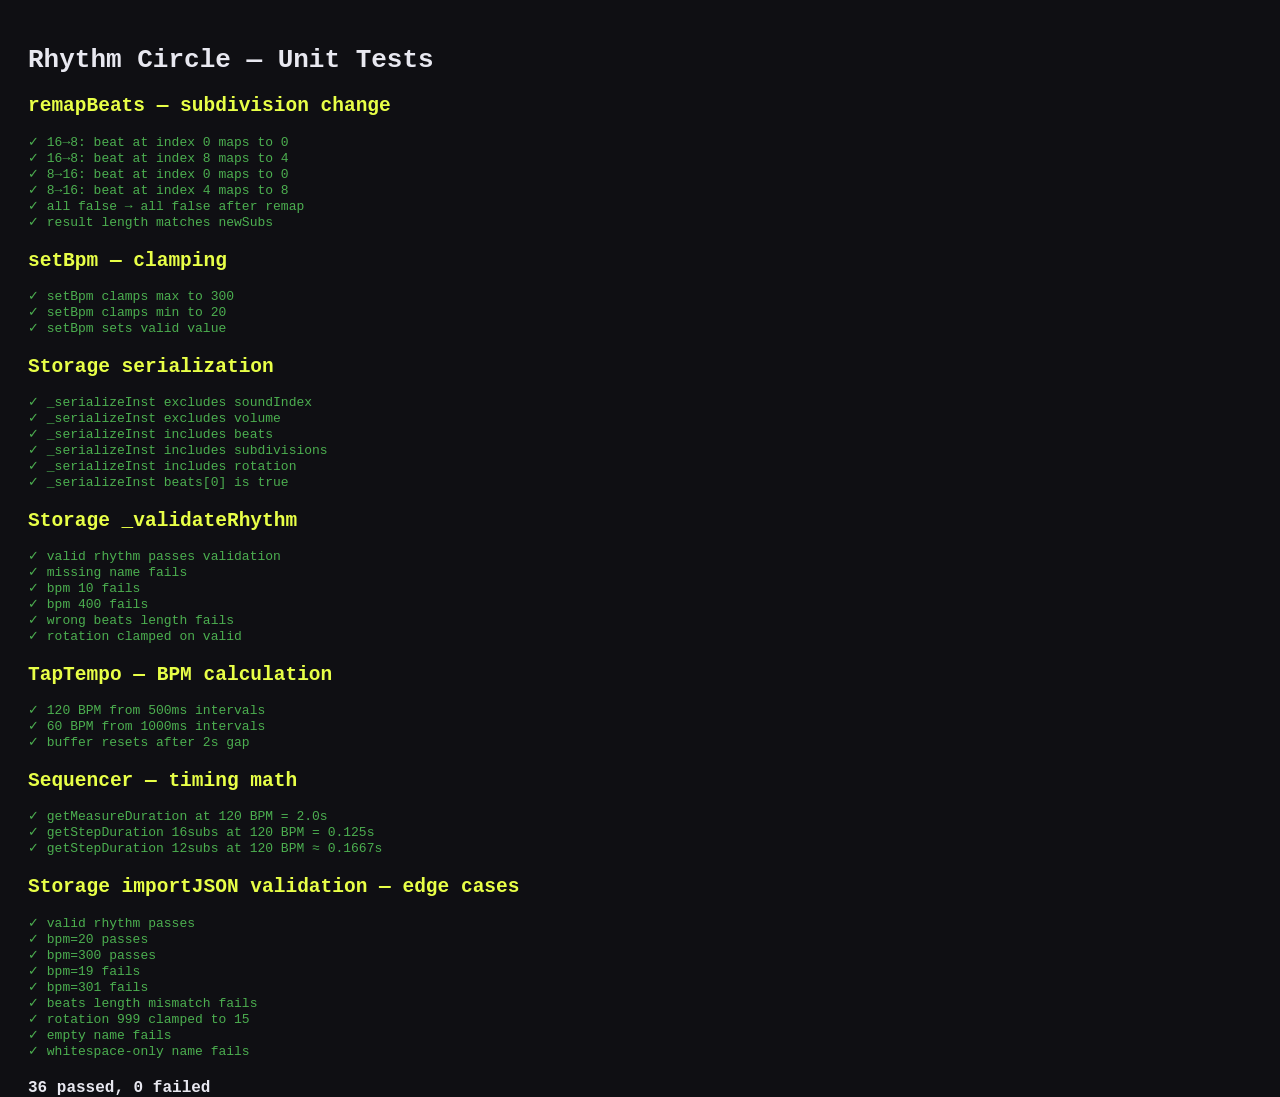
<file: test.html>
<!DOCTYPE html>
<html lang="cs">
<head>
  <meta charset="UTF-8">
  <title>Rhythm Circle Tests</title>
  <style>
    body { font-family: monospace; padding: 20px; background: #0f0f13; color: #e8e8f0; }
    .pass { color: #4caf50; }
    .fail { color: #e84545; }
    h2 { color: #e8ff47; margin-top: 20px; }
    #summary { margin-top: 20px; font-size: 16px; font-weight: bold; }
  </style>
</head>
<body>
<h1>Rhythm Circle — Unit Tests</h1>
<div id="results"></div>
<div id="summary"></div>

<!-- DOM stubs required by modules called during tests (e.g. UI.updateBpmDisplay) -->
<input id="bpm-input" type="number" style="display:none">
<div id="toast-container" style="display:none"></div>

<script>
  window._RC_TEST = {};
</script>
<script src="app.js"></script>
<script>
  const results = document.getElementById('results');
  let passed = 0, failed = 0;

  function assert(name, condition, detail) {
    const el = document.createElement('div');
    if (condition) {
      passed++;
      el.className = 'pass';
      el.textContent = '✓ ' + name;
    } else {
      failed++;
      el.className = 'fail';
      el.textContent = '✗ ' + name + (detail ? ' — ' + detail : '');
    }
    results.appendChild(el);
  }

  function section(title) {
    const el = document.createElement('h2');
    el.textContent = title;
    results.appendChild(el);
  }

  // Tests added in subsequent chunks
  const { State: S, _makeInstrument, Storage: Stor } = window._RC_TEST;
  const { remapBeats, setBpm } = window._RC_TEST;

  section('remapBeats — subdivision change');

  assert('16→8: beat at index 0 maps to 0',
    remapBeats([true,false,false,false,false,false,false,false,
                false,false,false,false,false,false,false,false], 16, 8)[0] === true);

  assert('16→8: beat at index 8 maps to 4',
    remapBeats([false,false,false,false,false,false,false,false,
                true, false,false,false,false,false,false,false], 16, 8)[4] === true);

  assert('8→16: beat at index 0 maps to 0',
    remapBeats([true,false,false,false,false,false,false,false], 8, 16)[0] === true);

  assert('8→16: beat at index 4 maps to 8',
    remapBeats([false,false,false,false,true,false,false,false], 8, 16)[8] === true);

  assert('all false → all false after remap',
    remapBeats(Array(16).fill(false), 16, 8).every(b => b === false));

  assert('result length matches newSubs',
    remapBeats([true,false,false,false], 4, 12).length === 12);

  section('setBpm — clamping');

  setBpm(500);
  assert('setBpm clamps max to 300', window._RC_TEST.State.bpm === 300);
  setBpm(5);
  assert('setBpm clamps min to 20', window._RC_TEST.State.bpm === 20);
  setBpm(120);
  assert('setBpm sets valid value', window._RC_TEST.State.bpm === 120);

  section('Storage serialization');

  const inst = _makeInstrument();
  inst.beats[0] = true; inst.beats[4] = true;
  inst.soundIndex = 2; inst.volume = 0.5;
  const serialized = Stor._serializeInst(inst);
  assert('_serializeInst excludes soundIndex', !('soundIndex' in serialized));
  assert('_serializeInst excludes volume', !('volume' in serialized));
  assert('_serializeInst includes beats', Array.isArray(serialized.beats));
  assert('_serializeInst includes subdivisions', serialized.subdivisions === 16);
  assert('_serializeInst includes rotation', serialized.rotation === 0);
  assert('_serializeInst beats[0] is true', serialized.beats[0] === true);

  section('Storage _validateRhythm');

  const validR = {
    name: 'Test', bpm: 120,
    kick:  { subdivisions: 16, rotation: 0, beats: Array(16).fill(false) },
    snare: { subdivisions: 16, rotation: 0, beats: Array(16).fill(false) },
    hihat: { subdivisions: 16, rotation: 0, beats: Array(16).fill(false) },
  };
  assert('valid rhythm passes validation', Stor._validateRhythm({...validR}));
  assert('missing name fails', !Stor._validateRhythm({...validR, name: ''}));
  assert('bpm 10 fails', !Stor._validateRhythm({...validR, bpm: 10}));
  assert('bpm 400 fails', !Stor._validateRhythm({...validR, bpm: 400}));
  assert('wrong beats length fails', !Stor._validateRhythm({
    ...validR, kick: { subdivisions: 16, rotation: 0, beats: Array(8).fill(false) }
  }));
  assert('rotation clamped on valid', (() => {
    const r = JSON.parse(JSON.stringify(validR));
    r.kick.rotation = 999;
    const result = Stor._validateRhythm(r);
    return result === true && r.kick.rotation === 15;
  })());

  section('TapTempo — BPM calculation');

  const TT = window._RC_TEST.TapTempo;

  // Simulate 120 BPM taps (500ms intervals)
  TT.taps = [];
  const base = Date.now() - 2000;
  TT.taps = [base, base+500, base+1000, base+1500, base+2000];
  // Compute manually
  const intervals = TT.taps.slice(1).map((t, i) => t - TT.taps[i]);
  const avg = intervals.reduce((a,b) => a+b) / intervals.length;
  const bpm = Math.round(60000 / avg);
  assert('120 BPM from 500ms intervals', bpm === 120);

  // Simulate 60 BPM (1000ms intervals)
  TT.taps = [base, base+1000, base+2000, base+3000];
  const intervals2 = TT.taps.slice(1).map((t, i) => t - TT.taps[i]);
  const avg2 = intervals2.reduce((a,b) => a+b) / intervals2.length;
  const bpm2 = Math.round(60000 / avg2);
  assert('60 BPM from 1000ms intervals', bpm2 === 60);

  // Reset after 2s gap — test the reset logic in isolation (avoids UI.updateBpmDisplay side-effect)
  // Simulate what tap() does internally: if last tap > RESET_TIMEOUT, clear the buffer
  TT.taps = [Date.now() - 3000]; // last tap was 3s ago
  const now = Date.now();
  const shouldReset = TT.taps.length > 0 && now - TT.taps[TT.taps.length - 1] > TT.RESET_TIMEOUT;
  if (shouldReset) TT.taps = [];
  TT.taps.push(now);
  assert('buffer resets after 2s gap', TT.taps.length === 1);

  section('Sequencer — timing math');
  const Seq = window._RC_TEST.Sequencer;
  // At 120 BPM: measure = 2.0s
  window._RC_TEST.State.bpm = 120;
  assert('getMeasureDuration at 120 BPM = 2.0s',
    Math.abs(Seq.getMeasureDuration() - 2.0) < 0.001);
  // At 120 BPM, 16 subdivisions: step = 0.125s
  assert('getStepDuration 16subs at 120 BPM = 0.125s',
    Math.abs(Seq.getStepDuration(16) - 0.125) < 0.001);
  // At 120 BPM, 12 subdivisions: step = 2/12 ≈ 0.1667s
  assert('getStepDuration 12subs at 120 BPM ≈ 0.1667s',
    Math.abs(Seq.getStepDuration(12) - (2/12)) < 0.001);

  section('Storage importJSON validation — edge cases');

  // Helper: create a valid rhythm object
  function makeRhythm(name, bpm) {
    return {
      id: 'test-id',
      name,
      createdAt: new Date().toISOString(),
      bpm: bpm || 120,
      kick:  { subdivisions: 16, rotation: 0, beats: Array(16).fill(false) },
      snare: { subdivisions: 16, rotation: 0, beats: Array(16).fill(false) },
      hihat: { subdivisions: 16, rotation: 0, beats: Array(16).fill(false) },
    };
  }

  const Sv = window._RC_TEST.Storage;

  assert('valid rhythm passes', Sv._validateRhythm(makeRhythm('Test', 120)));
  assert('bpm=20 passes', Sv._validateRhythm(makeRhythm('Test', 20)));
  assert('bpm=300 passes', Sv._validateRhythm(makeRhythm('Test', 300)));
  assert('bpm=19 fails', !Sv._validateRhythm(makeRhythm('Test', 19)));
  assert('bpm=301 fails', !Sv._validateRhythm(makeRhythm('Test', 301)));

  const wrongBeatsLen = makeRhythm('Test', 120);
  wrongBeatsLen.kick.beats = Array(8).fill(false); // wrong length for subs=16
  assert('beats length mismatch fails', !Sv._validateRhythm(wrongBeatsLen));

  const highRotation = makeRhythm('Test', 120);
  highRotation.snare.rotation = 999;
  Sv._validateRhythm(highRotation);
  assert('rotation 999 clamped to 15', highRotation.snare.rotation === 15);

  assert('empty name fails', !Sv._validateRhythm(makeRhythm('', 120)));
  assert('whitespace-only name fails', !Sv._validateRhythm(makeRhythm('   ', 120)));

  document.getElementById('summary').textContent =
    `${passed} passed, ${failed} failed`;
</script>
</body>
</html>
</file>
<file: style.css>
/* === CSS Custom Properties === */
:root {
  --bg: #0f0f13;
  --surface: #1a1a22;
  --surface2: #22222e;
  --border: #2e2e3e;
  --accent: #e8ff47;
  --accent2: #ff6b6b;
  --accent3: #47d4ff;
  --text: #e8e8f0;
  --text-muted: #888899;

  --kick-color: #4caf50;
  --snare-color: #e84545;
  --hihat-color: #5b9bd5;

  --left-panel-w: 220px;
  --right-panel-w: 240px;
  --bottom-panel-h: 220px;
  --font-mono: 'Space Mono', monospace;
  --font-sans: 'DM Sans', system-ui, sans-serif;
}

* { box-sizing: border-box; margin: 0; padding: 0; }

body {
  background: var(--bg);
  color: var(--text);
  font-family: var(--font-sans);
  font-size: 14px;
  height: 100vh;
  overflow: hidden;
  display: flex;
  flex-direction: column;
}

/* === LAYOUT === */
#app {
  display: flex;
  flex-direction: column;
  height: 100vh;
  overflow: hidden;
}

#main-layout {
  display: grid;
  grid-template-columns: var(--left-panel-w) 1fr var(--right-panel-w);
  flex: 1;
  min-height: 0;
  overflow: hidden;
}

#left-panel, #right-panel {
  background: var(--surface);
  border-right: 1px solid var(--border);
  padding: 20px 16px;
  overflow-y: auto;
  display: flex;
  flex-direction: column;
  gap: 16px;
}

#right-panel {
  border-right: none;
  border-left: 1px solid var(--border);
}

#sequencer-area {
  display: flex;
  align-items: center;
  justify-content: center;
  padding: 16px;
  overflow: hidden;
}

#sequencer-svg {
  max-width: 100%;
  max-height: 100%;
  aspect-ratio: 1;
}

/* === BOTTOM PANEL === */
#bottom-panel {
  background: var(--surface);
  border-top: 1px solid var(--border);
  height: var(--bottom-panel-h);
  display: flex;
  flex-direction: column;
  flex-shrink: 0;
}

#instrument-tabs {
  display: flex;
  border-bottom: 1px solid var(--border);
  flex-shrink: 0;
}

.tab-btn {
  flex: 1;
  padding: 8px;
  background: transparent;
  border: none;
  color: var(--text-muted);
  cursor: pointer;
  font-family: var(--font-mono);
  font-size: 12px;
  letter-spacing: 0.05em;
  border-bottom: 2px solid transparent;
  transition: color 0.2s, border-color 0.2s;
}
.tab-btn.tab-active { color: var(--text); border-bottom-color: var(--accent); }
.tab-btn:hover { color: var(--text); }

#instrument-panels {
  flex: 1;
  overflow: hidden;
  position: relative;
}

.instrument-panel {
  display: none;
  padding: 12px 20px;
  gap: 16px;
  align-items: center;
  flex-wrap: wrap;
  height: 100%;
}
.instrument-panel.panel-active { display: flex; }

/* Desktop: show all 3 panels side by side */
@media (min-width: 1024px) {
  #instrument-tabs { display: none; }
  #instrument-panels { display: flex; }
  .instrument-panel { display: flex; flex: 1; border-right: 1px solid var(--border); }
  .instrument-panel:last-child { border-right: none; }
}

/* === SVG ELEMENTS === */
.track-circle {
  fill: none;
  stroke-width: 1.5;
  opacity: 0.3;
}
.track-kick  { stroke: var(--kick-color); }
.track-snare { stroke: var(--snare-color); }
.track-hihat { stroke: var(--hihat-color); }

/* Beat nodes drawn by JS as <circle> with class .beat-node */
/* Flash effect is implemented via direct SVG attribute manipulation in JS (not CSS animation)
   for reliable cross-browser behavior on SVG elements. */
.beat-node {
  cursor: pointer;
}

#playhead {
  pointer-events: none;
}

/* === CONTROLS === */
.app-title {
  font-family: var(--font-mono);
  font-size: 36px;
  font-weight: 700;
  line-height: 1.2;
  color: var(--text);
}
.app-title span { color: var(--accent); }

.control-label {
  font-family: var(--font-mono);
  font-size: 10px;
  letter-spacing: 0.15em;
  text-transform: uppercase;
  color: var(--text-muted);
  display: block;
  margin-bottom: 6px;
}

.control-group { display: flex; flex-direction: column; gap: 4px; }

.bpm-row {
  display: flex;
  align-items: center;
  gap: 6px;
}

#bpm-input {
  background: var(--surface2);
  border: 1px solid var(--border);
  color: var(--text);
  font-family: var(--font-mono);
  font-size: 20px;
  font-weight: 700;
  text-align: center;
  width: 70px;
  padding: 4px;
  border-radius: 4px;
  -moz-appearance: textfield;
}
#bpm-input::-webkit-inner-spin-button { display: none; }
#bpm-input:focus { outline: 2px solid var(--accent); border-color: transparent; }

.btn-icon {
  background: var(--surface2);
  border: 1px solid var(--border);
  color: var(--text);
  width: 28px;
  height: 28px;
  border-radius: 4px;
  cursor: pointer;
  font-size: 16px;
  display: flex;
  align-items: center;
  justify-content: center;
  transition: background 0.15s;
}
.btn-icon:hover { background: var(--border); }

button { cursor: pointer; }

.btn-primary {
  background: var(--accent);
  color: #000;
  border: none;
  border-radius: 4px;
  font-family: var(--font-mono);
  font-weight: 700;
  font-size: 13px;
  padding: 8px 16px;
  transition: opacity 0.15s;
}
.btn-primary:hover { opacity: 0.85; }
.btn-primary.btn-large { padding: 12px; width: 100%; font-size: 15px; }
.btn-primary.playing { background: var(--accent2); }

.btn-secondary {
  background: var(--surface2);
  border: 1px solid var(--border);
  color: var(--text-muted);
  border-radius: 4px;
  font-size: 12px;
  padding: 6px 12px;
  transition: color 0.15s, border-color 0.15s;
}
.btn-secondary:hover { color: var(--text); border-color: var(--text-muted); }
.btn-secondary.btn-sm { padding: 4px 8px; font-size: 11px; }

.btn-danger {
  background: var(--accent2);
  color: #fff;
  border: none;
  border-radius: 4px;
  font-size: 13px;
  padding: 6px 14px;
}

.btn-tap {
  background: transparent;
  border: 2px solid var(--accent);
  color: var(--accent);
  font-family: var(--font-mono);
  font-weight: 700;
  font-size: 16px;
  padding: 16px;
  border-radius: 6px;
  width: 100%;
  transition: transform 0.1s, background 0.1s;
  letter-spacing: 0.1em;
}
.btn-tap:hover { background: rgba(232,255,71,0.08); }
.btn-tap.tapping {
  transform: scale(1.05);
  background: rgba(232,255,71,0.15);
}

input[type="range"] {
  width: 100%;
  accent-color: var(--accent);
}

/* === INSTRUMENT PANEL === */
.inst-name {
  font-family: var(--font-mono);
  font-size: 13px;
  font-weight: 700;
  min-width: 48px;
}
.inst-kick  { color: var(--kick-color); }
.inst-snare { color: var(--snare-color); }
.inst-hihat { color: var(--hihat-color); }

.sound-selector { display: flex; gap: 4px; }

.btn-sound {
  background: var(--surface2);
  border: 1px solid var(--border);
  color: var(--text-muted);
  padding: 4px 10px;
  border-radius: 3px;
  font-size: 11px;
  font-family: var(--font-mono);
  transition: all 0.15s;
}
.btn-sound.sound-active {
  background: var(--surface);
  border-color: var(--accent);
  color: var(--accent);
}

.subdiv-row {
  display: flex;
  align-items: center;
  gap: 6px;
}
.subdiv-row .control-label { margin: 0; min-width: 60px; }

.num-display {
  font-family: var(--font-mono);
  font-size: 14px;
  font-weight: 700;
  min-width: 28px;
  text-align: center;
  color: var(--text);
}

/* === RIGHT PANEL === */
.panel-section { display: flex; flex-direction: column; gap: 8px; }
.panel-heading {
  font-family: var(--font-mono);
  font-size: 10px;
  letter-spacing: 0.15em;
  text-transform: uppercase;
  color: var(--accent);
  padding-bottom: 6px;
  border-bottom: 1px solid var(--border);
}

.preset-btn {
  display: block;
  width: 100%;
  text-align: left;
  background: transparent;
  border: 1px solid transparent;
  border-radius: 3px;
  color: var(--text-muted);
  font-size: 12px;
  padding: 5px 8px;
  transition: all 0.15s;
}
.preset-btn:hover { background: var(--surface2); color: var(--text); border-color: var(--border); }
.preset-btn.active { background: var(--surface2); border-color: var(--accent); color: var(--accent); }

.saved-rhythm-item {
  display: flex;
  align-items: center;
  gap: 4px;
  padding: 4px 0;
  border-bottom: 1px solid var(--border);
}
.saved-rhythm-name {
  flex: 1;
  font-size: 12px;
  color: var(--text-muted);
  cursor: pointer;
  overflow: hidden;
  text-overflow: ellipsis;
  white-space: nowrap;
}
.saved-rhythm-name:hover { color: var(--text); }
.btn-delete-rhythm {
  background: transparent;
  border: none;
  color: var(--accent2);
  font-size: 14px;
  padding: 2px 4px;
  opacity: 0.6;
}
.btn-delete-rhythm:hover { opacity: 1; }

.import-export-row {
  display: flex;
  gap: 6px;
  margin-top: 8px;
}

/* === TOASTS === */
#toast-container {
  position: fixed;
  bottom: 20px;
  right: 20px;
  display: flex;
  flex-direction: column;
  gap: 8px;
  z-index: 1000;
  pointer-events: none;
}

.toast {
  background: var(--surface2);
  border: 1px solid var(--border);
  border-left: 3px solid var(--accent);
  padding: 10px 16px;
  border-radius: 4px;
  font-size: 13px;
  color: var(--text);
  animation: toast-in 0.2s ease-out;
  pointer-events: auto;
}
.toast.error { border-left-color: var(--accent2); }
.toast.warn  { border-left-color: #ffaa00; }
@keyframes toast-in {
  from { opacity: 0; transform: translateX(20px); }
  to   { opacity: 1; transform: translateX(0); }
}

/* === MODALS === */
.modal {
  position: fixed;
  inset: 0;
  background: rgba(0,0,0,0.6);
  display: flex;
  align-items: center;
  justify-content: center;
  z-index: 900;
}
.modal[hidden] { display: none; }

.modal-box {
  background: var(--surface);
  border: 1px solid var(--border);
  border-radius: 6px;
  padding: 24px 28px;
  min-width: 320px;
  display: flex;
  flex-direction: column;
  gap: 16px;
}
.modal-title {
  font-family: var(--font-mono);
  font-size: 14px;
  font-weight: 700;
  color: var(--text);
}
.modal-box input[type="text"] {
  background: var(--surface2);
  border: 1px solid var(--border);
  color: var(--text);
  padding: 8px 12px;
  border-radius: 4px;
  font-size: 14px;
  width: 100%;
}
.modal-box input[type="text"]:focus {
  outline: 2px solid var(--accent);
  border-color: transparent;
}
.modal-actions { display: flex; justify-content: flex-end; gap: 8px; }

/* === FOCUS VISIBLE === */
:focus-visible {
  outline: 2px solid var(--accent);
  outline-offset: 2px;
}

/* === RESPONSIVE: MOBILE / TABLET === */
@media (max-width: 1023px) {
  body { overflow: auto; }
  #app { height: auto; min-height: 100vh; }

  #main-layout {
    grid-template-columns: 1fr;
    grid-template-rows: auto auto auto;
  }

  #left-panel {
    flex-direction: row;
    flex-wrap: wrap;
    border-right: none;
    border-bottom: 1px solid var(--border);
    padding: 12px;
    gap: 12px;
  }

  #right-panel {
    border-left: none;
    border-top: 1px solid var(--border);
    flex-direction: row;
    flex-wrap: wrap;
    padding: 12px;
    gap: 12px;
  }

  #sequencer-area { padding: 12px; }

  #bottom-panel { height: auto; }

  .instrument-panel { flex-direction: column; align-items: flex-start; }
}
</file>
